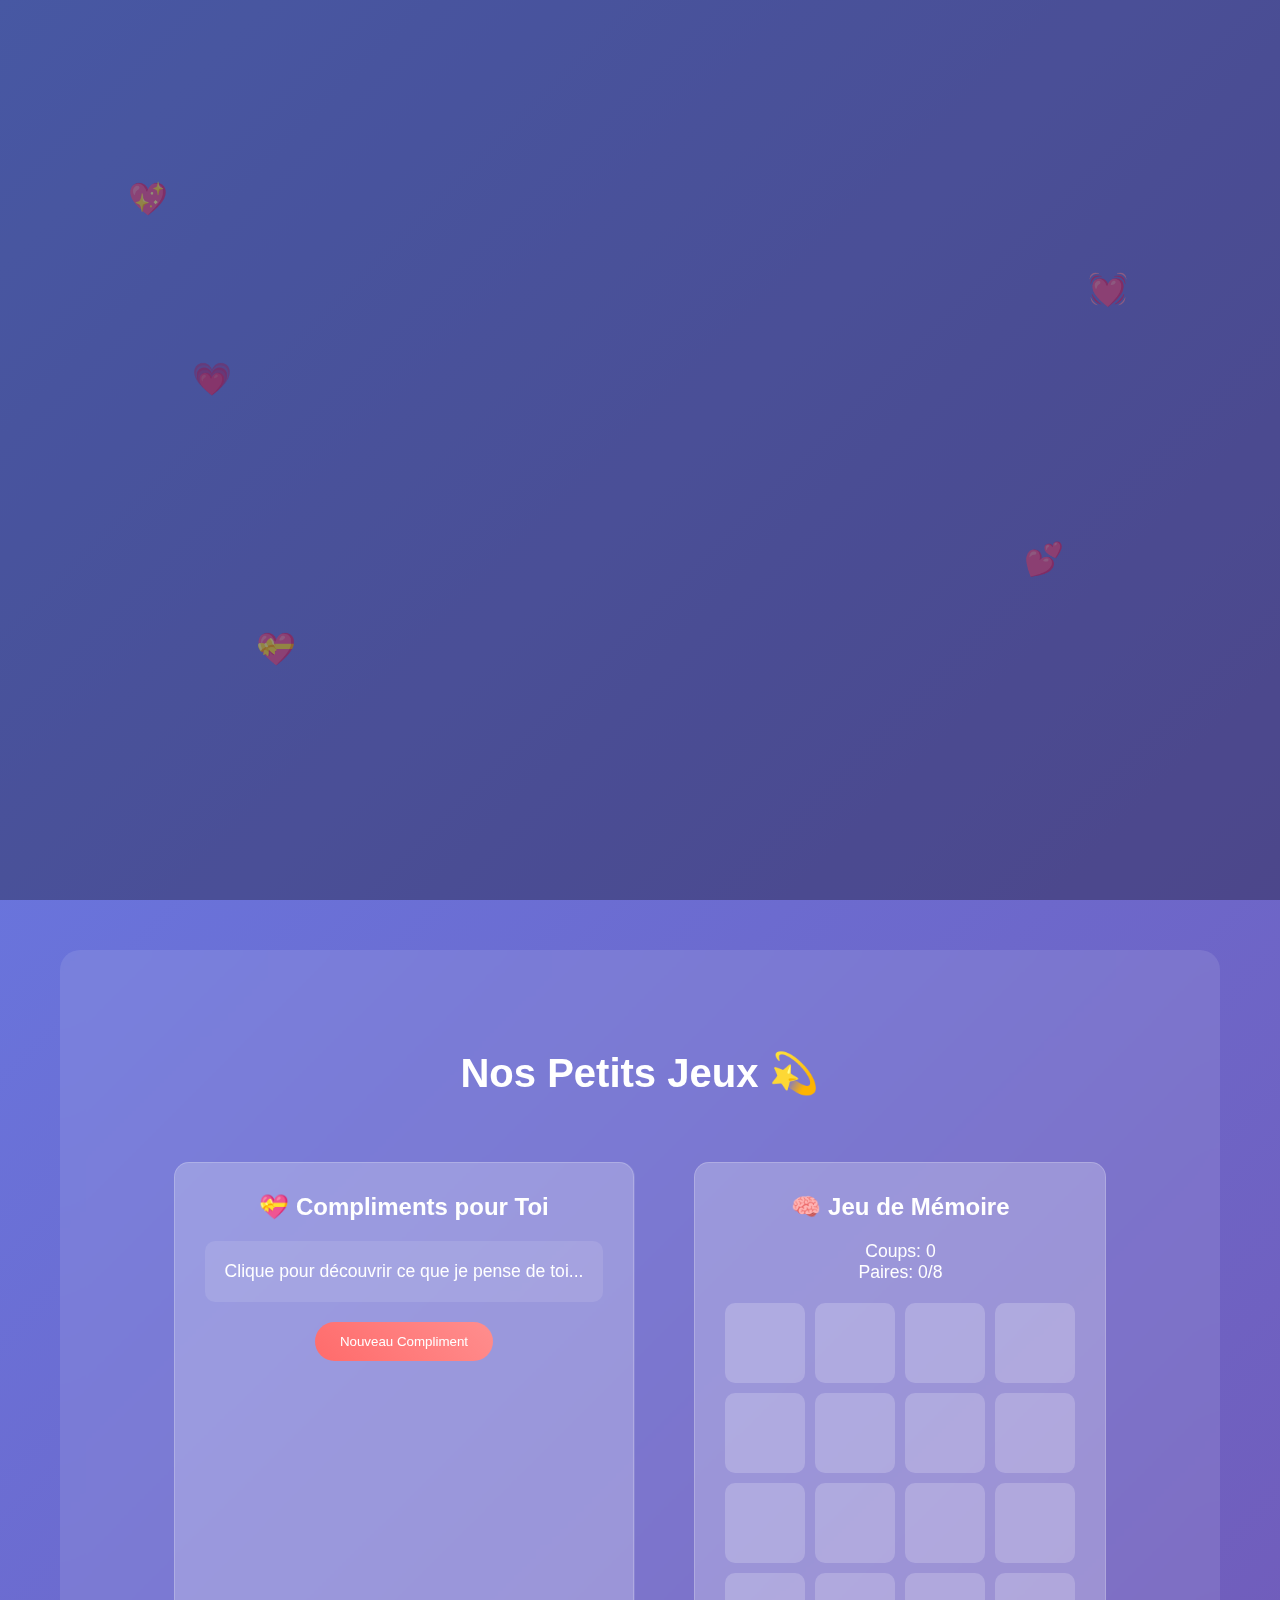
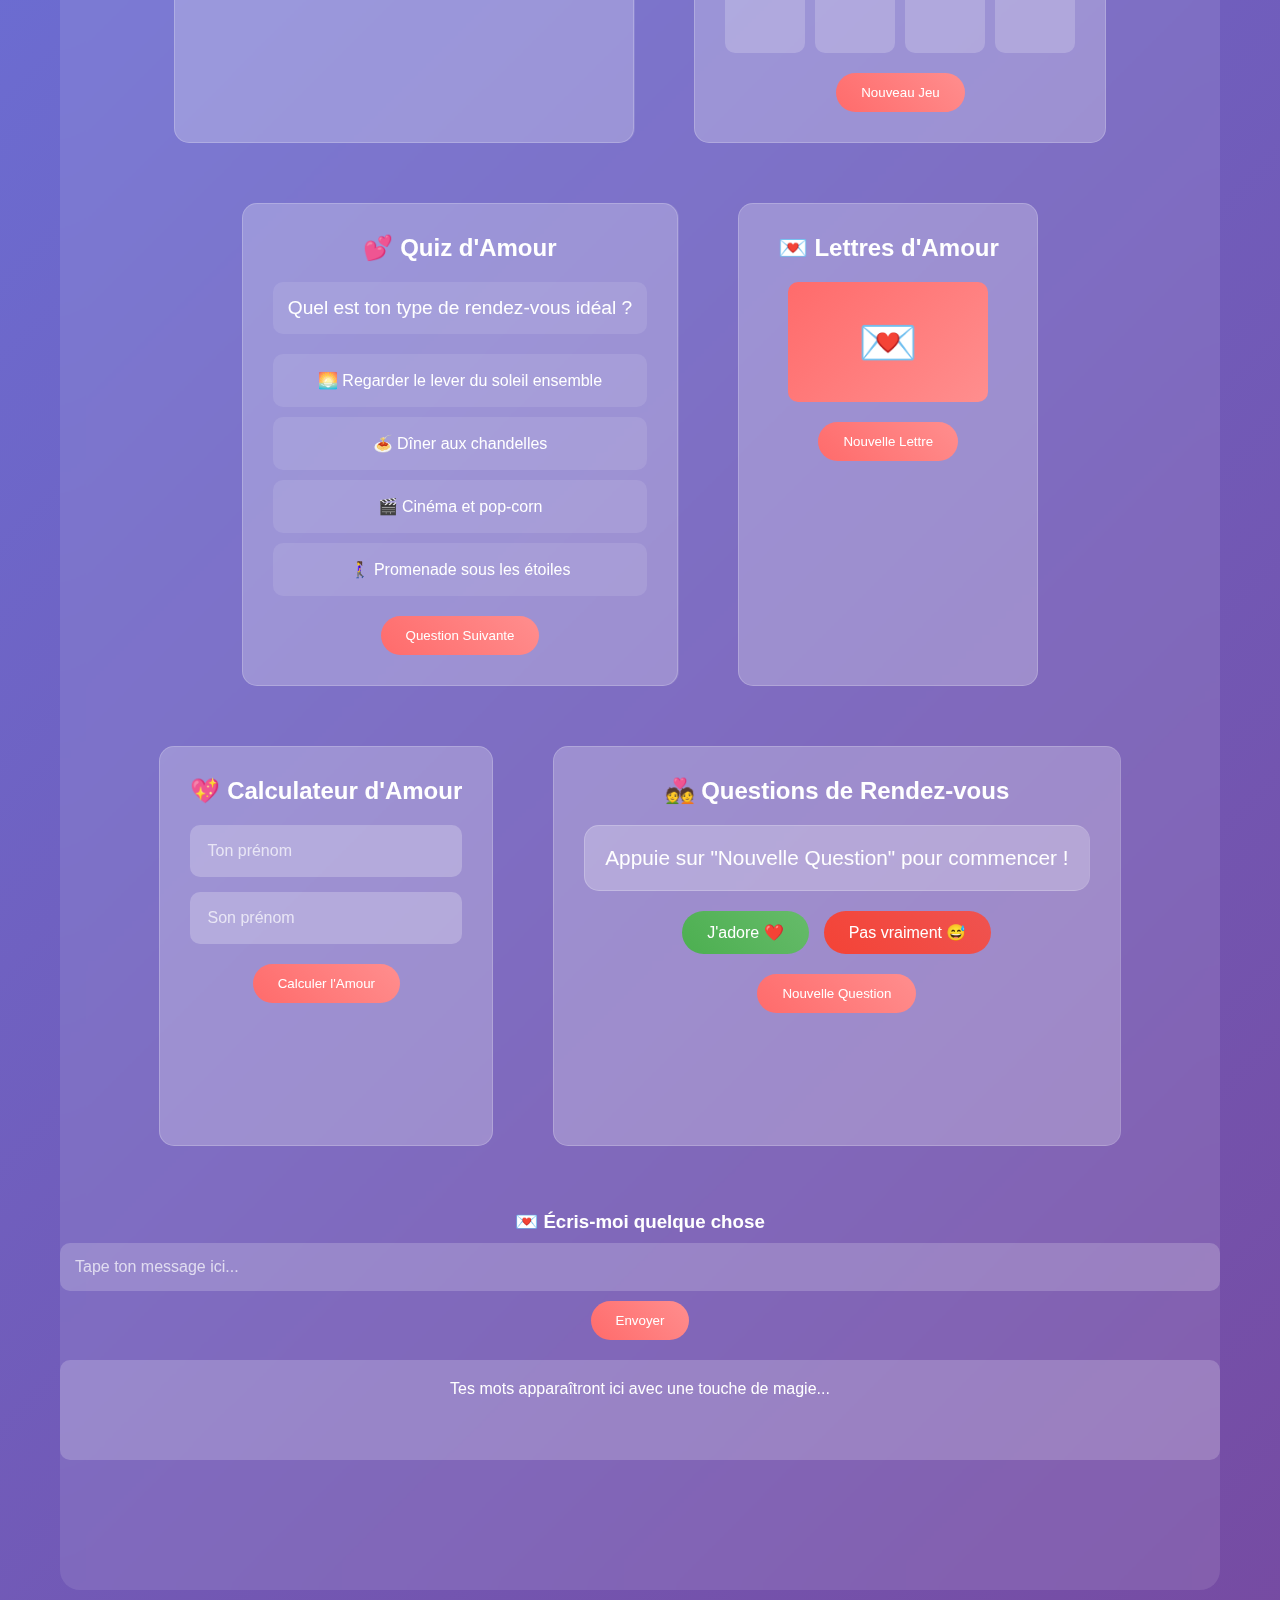
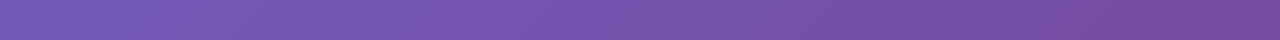
<file: index.html>
<!DOCTYPE html>
<html lang="fr">
<head>
    <meta charset="UTF-8">
    <meta name="viewport" content="width=device-width, initial-scale=1.0">
    <title>Pour Toi ✨</title>
    <style>
        * {
            margin: 0;
            padding: 0;
            box-sizing: border-box;
        }

        body {
            font-family: 'Arial', sans-serif;
            background: linear-gradient(135deg, #667eea 0%, #764ba2 100%);
            min-height: 100vh;
            overflow-x: hidden;
        }

        .container {
            max-width: 1200px;
            margin: 0 auto;
            padding: 0 20px;
        }

        /* Hero Section */
        .hero {
            min-height: 100vh;
            display: flex;
            align-items: center;
            justify-content: center;
            text-align: center;
            position: relative;
        }

        .hero::before {
            content: '';
            position: absolute;
            top: 0;
            left: 0;
            right: 0;
            bottom: 0;
            background: rgba(0, 0, 0, 0.3);
            z-index: 1;
        }

        .hero-content {
            position: relative;
            z-index: 2;
            color: white;
            max-width: 800px;
        }

        .hero h1 {
            font-size: 4rem;
            margin-bottom: 1rem;
            opacity: 0;
            animation: fadeInUp 1s ease-out forwards;
        }

        .hero p {
            font-size: 1.5rem;
            margin-bottom: 2rem;
            opacity: 0;
            animation: fadeInUp 1s ease-out 0.5s forwards;
        }

        .cta-button {
            background: linear-gradient(45deg, #ff6b6b, #ff8e8e);
            color: white;
            padding: 15px 30px;
            border: none;
            border-radius: 50px;
            font-size: 1.2rem;
            cursor: pointer;
            opacity: 0;
            animation: fadeInUp 1s ease-out 1s forwards;
            transition: all 0.3s ease;
            box-shadow: 0 4px 15px rgba(255, 107, 107, 0.3);
        }

        .cta-button:hover {
            transform: translateY(-3px);
            box-shadow: 0 8px 25px rgba(255, 107, 107, 0.5);
        }

        /* Floating Hearts */
        .heart {
            position: absolute;
            color: #ff6b6b;
            font-size: 2rem;
            animation: float 3s ease-in-out infinite;
            opacity: 0.7;
        }

        @keyframes float {
            0%, 100% { transform: translateY(0) rotate(0deg); }
            50% { transform: translateY(-20px) rotate(180deg); }
        }

        /* Interactive Section */
        .interactive-section {
            padding: 100px 0;
            background: rgba(255, 255, 255, 0.1);
            backdrop-filter: blur(10px);
            margin: 50px 0;
            border-radius: 20px;
            text-align: center;
        }

        .interactive-section h2 {
            color: white;
            font-size: 2.5rem;
            margin-bottom: 2rem;
        }

        .game-container {
            display: flex;
            justify-content: center;
            gap: 30px;
            margin: 50px 0;
            flex-wrap: wrap;
        }

        .game-card {
            background: rgba(255, 255, 255, 0.15);
            border-radius: 15px;
            padding: 30px;
            min-width: 300px;
            backdrop-filter: blur(5px);
            border: 1px solid rgba(255, 255, 255, 0.2);
            transition: transform 0.3s ease;
        }

        .game-card:hover {
            transform: translateY(-10px);
        }

        .game-card h3 {
            color: white;
            margin-bottom: 20px;
            font-size: 1.5rem;
        }

        .compliment-generator {
            color: white;
        }

        .compliment-display {
            background: rgba(255, 255, 255, 0.1);
            padding: 20px;
            border-radius: 10px;
            margin: 20px 0;
            min-height: 60px;
            display: flex;
            align-items: center;
            justify-content: center;
            font-size: 1.1rem;
        }

        .generate-btn {
            background: linear-gradient(45deg, #ff6b6b, #ff8e8e);
            color: white;
            padding: 12px 25px;
            border: none;
            border-radius: 25px;
            cursor: pointer;
            transition: all 0.3s ease;
        }

        .generate-btn:hover {
            transform: scale(1.05);
            box-shadow: 0 5px 15px rgba(255, 107, 107, 0.4);
        }

        /* Message Section */
        .message-section {
            color: white;
            text-align: center;
            margin: 30px 0;
        }

        .message-input {
            width: 100%;
            padding: 15px;
            border: none;
            border-radius: 10px;
            background: rgba(255, 255, 255, 0.1);
            color: white;
            font-size: 1rem;
            margin: 10px 0;
            backdrop-filter: blur(5px);
        }

        .message-input::placeholder {
            color: rgba(255, 255, 255, 0.7);
        }

        .message-display {
            background: rgba(255, 255, 255, 0.1);
            padding: 20px;
            border-radius: 10px;
            margin: 20px 0;
            min-height: 100px;
            backdrop-filter: blur(5px);
        }

        /* Memory Game */
        .memory-game {
            display: grid;
            grid-template-columns: repeat(4, 1fr);
            gap: 10px;
            max-width: 400px;
            margin: 20px auto;
        }

        .memory-card {
            width: 80px;
            height: 80px;
            background: rgba(255, 255, 255, 0.2);
            border-radius: 10px;
            display: flex;
            align-items: center;
            justify-content: center;
            font-size: 2rem;
            cursor: pointer;
            transition: all 0.3s ease;
            border: 2px solid transparent;
        }

        .memory-card:hover {
            background: rgba(255, 255, 255, 0.3);
        }

        .memory-card.flipped {
            background: rgba(255, 107, 107, 0.8);
            border-color: #ff6b6b;
        }

        .memory-card.matched {
            background: rgba(76, 175, 80, 0.8);
            border-color: #4caf50;
        }

        .game-stats {
            color: white;
            margin: 20px 0;
            font-size: 1.1rem;
        }

        /* Animations */
        @keyframes fadeInUp {
            from {
                opacity: 0;
                transform: translateY(50px);
            }
            to {
                opacity: 1;
                transform: translateY(0);
            }
        }

        @keyframes pulse {
            0%, 100% { transform: scale(1); }
            50% { transform: scale(1.05); }
        }

        /* Love Quiz */
        .quiz-container {
            color: white;
        }

        .quiz-question {
            font-size: 1.2rem;
            margin-bottom: 20px;
            padding: 15px;
            background: rgba(255, 255, 255, 0.1);
            border-radius: 10px;
        }

        .quiz-options {
            display: grid;
            gap: 10px;
            margin: 20px 0;
        }

        .quiz-option {
            padding: 15px;
            background: rgba(255, 255, 255, 0.1);
            border: 2px solid transparent;
            border-radius: 10px;
            cursor: pointer;
            transition: all 0.3s ease;
            text-align: center;
        }

        .quiz-option:hover {
            background: rgba(255, 255, 255, 0.2);
            transform: translateY(-2px);
        }

        .quiz-option.selected {
            border-color: #ff6b6b;
            background: rgba(255, 107, 107, 0.3);
        }

        .quiz-result {
            padding: 20px;
            background: rgba(255, 255, 255, 0.1);
            border-radius: 10px;
            margin: 20px 0;
            text-align: center;
            font-size: 1.1rem;
        }

        /* Love Letters */
        .letter-container {
            position: relative;
            color: white;
        }

        .letter-envelope {
            width: 200px;
            height: 120px;
            background: linear-gradient(135deg, #ff6b6b, #ff8e8e);
            margin: 20px auto;
            border-radius: 10px;
            position: relative;
            cursor: pointer;
            transition: all 0.3s ease;
            display: flex;
            align-items: center;
            justify-content: center;
            font-size: 3rem;
        }

        .letter-envelope:hover {
            transform: scale(1.05);
            box-shadow: 0 10px 30px rgba(255, 107, 107, 0.5);
        }

        .letter-envelope.opened {
            animation: pulse 0.5s ease;
        }

        .letter-content {
            background: rgba(255, 255, 255, 0.1);
            padding: 20px;
            border-radius: 10px;
            margin: 20px 0;
            backdrop-filter: blur(5px);
            border: 1px solid rgba(255, 255, 255, 0.2);
        }

        /* Love Calculator */
        .calculator-container {
            color: white;
        }

        .name-inputs {
            display: grid;
            gap: 15px;
            margin: 20px 0;
        }

        .name-input {
            padding: 15px;
            border: none;
            border-radius: 10px;
            background: rgba(255, 255, 255, 0.1);
            color: white;
            font-size: 1rem;
            backdrop-filter: blur(5px);
            border: 2px solid transparent;
            transition: all 0.3s ease;
        }

        .name-input:focus {
            outline: none;
            border-color: #ff6b6b;
            box-shadow: 0 0 15px rgba(255, 107, 107, 0.3);
        }

        .name-input::placeholder {
            color: rgba(255, 255, 255, 0.7);
        }

        .love-percentage {
            font-size: 4rem;
            font-weight: bold;
            color: #ff6b6b;
            text-shadow: 2px 2px 4px rgba(0, 0, 0, 0.3);
            margin: 20px 0;
            text-align: center;
        }

        .love-result {
            text-align: center;
            font-size: 1.2rem;
            margin: 15px 0;
        }

        /* Dating Questions */
        .dating-container {
            color: white;
            text-align: center;
        }

        .dating-question {
            font-size: 1.3rem;
            margin: 20px 0;
            padding: 20px;
            background: rgba(255, 255, 255, 0.1);
            border-radius: 15px;
            backdrop-filter: blur(5px);
            border: 1px solid rgba(255, 255, 255, 0.2);
        }

        .dating-actions {
            display: flex;
            gap: 15px;
            justify-content: center;
            margin: 20px 0;
        }

        .dating-btn {
            padding: 12px 25px;
            border: none;
            border-radius: 25px;
            cursor: pointer;
            font-size: 1rem;
            transition: all 0.3s ease;
            min-width: 120px;
        }

        .dating-btn.yes {
            background: linear-gradient(45deg, #4caf50, #66bb6a);
            color: white;
        }

        .dating-btn.no {
            background: linear-gradient(45deg, #f44336, #ef5350);
            color: white;
        }

        .dating-btn:hover {
            transform: translateY(-2px);
            box-shadow: 0 5px 15px rgba(0, 0, 0, 0.3);
        }

        /* Touch optimizations */
        .game-card {
            margin: 15px;
            min-height: 400px;
        }

        .generate-btn, .dating-btn, .quiz-option, .letter-envelope {
            -webkit-tap-highlight-color: transparent;
            touch-action: manipulation;
        }

        /* Responsive */
        @media (max-width: 768px) {
            .hero h1 {
                font-size: 2.5rem;
            }
            
            .hero p {
                font-size: 1.2rem;
            }
            
            .game-container {
                flex-direction: column;
                align-items: center;
                gap: 20px;
            }
            
            .game-card {
                min-width: 90%;
                max-width: 400px;
                margin: 10px;
                padding: 20px;
                min-height: 350px;
            }
            
            .memory-game {
                grid-template-columns: repeat(3, 1fr);
                gap: 8px;
                max-width: 300px;
            }
            
            .memory-card {
                width: 60px;
                height: 60px;
                font-size: 1.5rem;
            }
            
            .dating-actions {
                flex-direction: column;
                align-items: center;
            }
            
            .dating-btn {
                width: 200px;
            }
            
            .letter-envelope {
                width: 150px;
                height: 90px;
                font-size: 2rem;
            }
            
            .love-percentage {
                font-size: 3rem;
            }
            
            .interactive-section h2 {
                font-size: 2rem;
            }
            
            .game-card h3 {
                font-size: 1.3rem;
            }
        }

        @media (max-width: 480px) {
            .hero h1 {
                font-size: 2rem;
            }
            
            .hero p {
                font-size: 1rem;
            }
            
            .game-card {
                min-width: 95%;
                padding: 15px;
            }
            
            .memory-card {
                width: 50px;
                height: 50px;
                font-size: 1.2rem;
            }
            
            .dating-question {
                font-size: 1.1rem;
                padding: 15px;
            }
            
            .quiz-question {
                font-size: 1rem;
                padding: 12px;
            }
        }
    </style>
</head>
<body>
    <div class="hero">
        <div class="container">
            <div class="hero-content">
                <h1>Pour Toi ✨</h1>
                <p>Quelque chose de spécial t'attend...</p>
                <button class="cta-button" onclick="scrollToInteractive()">Découvrir</button>
            </div>
        </div>
        
        <!-- Floating Hearts -->
        <div class="heart" style="top: 20%; left: 10%; animation-delay: 0s;">💖</div>
        <div class="heart" style="top: 60%; left: 80%; animation-delay: 1s;">💕</div>
        <div class="heart" style="top: 40%; left: 15%; animation-delay: 2s;">💗</div>
        <div class="heart" style="top: 30%; left: 85%; animation-delay: 1.5s;">💓</div>
        <div class="heart" style="top: 70%; left: 20%; animation-delay: 0.5s;">💝</div>
    </div>

    <div class="container">
        <div class="interactive-section" id="interactive">
            <h2>Nos Petits Jeux 💫</h2>
            
            <div class="game-container">
                <!-- Générateur de Compliments -->
                <div class="game-card">
                    <h3>💝 Compliments pour Toi</h3>
                    <div class="compliment-generator">
                        <div class="compliment-display" id="compliment-display">
                            Clique pour découvrir ce que je pense de toi...
                        </div>
                        <button class="generate-btn" onclick="generateCompliment()">Nouveau Compliment</button>
                    </div>
                </div>

                <!-- Jeu de Mémoire -->
                <div class="game-card">
                    <h3>🧠 Jeu de Mémoire</h3>
                    <div class="game-stats">
                        <div>Coups: <span id="moves">0</span></div>
                        <div>Paires: <span id="pairs">0</span>/8</div>
                    </div>
                    <div class="memory-game" id="memory-game"></div>
                    <button class="generate-btn" onclick="resetMemoryGame()">Nouveau Jeu</button>
                </div>

                <!-- Quiz d'Amour -->
                <div class="game-card">
                    <h3>💕 Quiz d'Amour</h3>
                    <div class="quiz-container">
                        <div class="quiz-question" id="quiz-question">
                            Quel est ton type de rendez-vous idéal ?
                        </div>
                        <div class="quiz-options" id="quiz-options">
                            <div class="quiz-option" onclick="selectQuizOption(this, 0)">🌅 Regarder le lever du soleil ensemble</div>
                            <div class="quiz-option" onclick="selectQuizOption(this, 1)">🍝 Dîner aux chandelles</div>
                            <div class="quiz-option" onclick="selectQuizOption(this, 2)">🎬 Cinéma et pop-corn</div>
                            <div class="quiz-option" onclick="selectQuizOption(this, 3)">🚶‍♀️ Promenade sous les étoiles</div>
                        </div>
                        <div class="quiz-result" id="quiz-result" style="display: none;"></div>
                        <button class="generate-btn" onclick="nextQuizQuestion()">Question Suivante</button>
                    </div>
                </div>

                <!-- Lettres d'Amour -->
                <div class="game-card">
                    <h3>💌 Lettres d'Amour</h3>
                    <div class="letter-container">
                        <div class="letter-envelope" id="letter-envelope" onclick="openLetter()">
                            💌
                        </div>
                        <div class="letter-content" id="letter-content" style="display: none;">
                            <p id="letter-text">Clique sur l'enveloppe pour découvrir ta lettre...</p>
                        </div>
                        <button class="generate-btn" onclick="generateNewLetter()">Nouvelle Lettre</button>
                    </div>
                </div>

                <!-- Calculateur d'Amour -->
                <div class="game-card">
                    <h3>💖 Calculateur d'Amour</h3>
                    <div class="calculator-container">
                        <div class="name-inputs">
                            <input type="text" class="name-input" id="name1" placeholder="Ton prénom" maxlength="20">
                            <input type="text" class="name-input" id="name2" placeholder="Son prénom" maxlength="20">
                        </div>
                        <button class="generate-btn" onclick="calculateLove()">Calculer l'Amour</button>
                        <div class="love-percentage" id="love-percentage"></div>
                        <div class="love-result" id="love-result"></div>
                    </div>
                </div>

                <!-- Questions de Rendez-vous -->
                <div class="game-card">
                    <h3>💑 Questions de Rendez-vous</h3>
                    <div class="dating-container">
                        <div class="dating-question" id="dating-question">
                            Appuie sur "Nouvelle Question" pour commencer !
                        </div>
                        <div class="dating-actions">
                            <button class="dating-btn yes" onclick="answerDatingQuestion(true)">J'adore ❤️</button>
                            <button class="dating-btn no" onclick="answerDatingQuestion(false)">Pas vraiment 😅</button>
                        </div>
                        <button class="generate-btn" onclick="generateDatingQuestion()">Nouvelle Question</button>
                    </div>
                </div>
            </div>

            <!-- Section Message -->
            <div class="message-section">
                <h3>💌 Écris-moi quelque chose</h3>
                <input type="text" class="message-input" id="message-input" placeholder="Tape ton message ici..." maxlength="200">
                <button class="generate-btn" onclick="displayMessage()">Envoyer</button>
                <div class="message-display" id="message-display">
                    Tes mots apparaîtront ici avec une touche de magie...
                </div>
            </div>
        </div>
    </div>

    <script>
        // Compliments Generator
        const compliments = [
            "Tu illumines ma journée comme un soleil radieux ☀️",
            "Ton sourire est la plus belle des symphonies 🎵",
            "Tu es plus précieuse qu'un diamant rare 💎",
            "Ton rire est ma mélodie préférée 🎶",
            "Tu as le don de rendre tout magique ✨",
            "Tes yeux brillent comme des étoiles 🌟",
            "Tu es l'inspiration derrière mes plus beaux rêves 💭",
            "Ton cœur est d'une beauté incomparable 💖",
            "Tu rends le monde plus beau par ta présence 🌸",
            "Tu es mon rayon de soleil personnel 🌞",
            "Ton élégance naturelle me captive 👸",
            "Tu transformes chaque moment en souvenir précieux 📸"
        ];

        let currentCompliment = 0;

        function generateCompliment() {
            const display = document.getElementById('compliment-display');
            const compliment = compliments[Math.floor(Math.random() * compliments.length)];
            
            display.style.opacity = '0';
            display.style.transform = 'translateY(20px)';
            
            setTimeout(() => {
                display.textContent = compliment;
                display.style.opacity = '1';
                display.style.transform = 'translateY(0)';
                display.style.transition = 'all 0.5s ease';
            }, 200);
        }

        // Memory Game
        const memoryEmojis = ['💖', '💕', '💗', '💓', '🌹', '⭐', '💫', '🌙'];
        let memoryCards = [...memoryEmojis, ...memoryEmojis];
        let flippedCards = [];
        let matchedPairs = 0;
        let moves = 0;

        function shuffleArray(array) {
            for (let i = array.length - 1; i > 0; i--) {
                const j = Math.floor(Math.random() * (i + 1));
                [array[i], array[j]] = [array[j], array[i]];
            }
        }

        function createMemoryGame() {
            shuffleArray(memoryCards);
            const gameContainer = document.getElementById('memory-game');
            gameContainer.innerHTML = '';

            memoryCards.forEach((emoji, index) => {
                const card = document.createElement('div');
                card.className = 'memory-card';
                card.dataset.emoji = emoji;
                card.dataset.index = index;
                card.addEventListener('click', flipCard);
                gameContainer.appendChild(card);
            });
        }

        function flipCard(e) {
            if (flippedCards.length >= 2) return;
            
            const card = e.target;
            if (card.classList.contains('flipped') || card.classList.contains('matched')) return;

            card.classList.add('flipped');
            card.textContent = card.dataset.emoji;
            flippedCards.push(card);

            if (flippedCards.length === 2) {
                moves++;
                document.getElementById('moves').textContent = moves;
                
                setTimeout(() => {
                    checkMatch();
                }, 1000);
            }
        }

        function checkMatch() {
            const [card1, card2] = flippedCards;
            
            if (card1.dataset.emoji === card2.dataset.emoji) {
                card1.classList.add('matched');
                card2.classList.add('matched');
                matchedPairs++;
                document.getElementById('pairs').textContent = matchedPairs;
                
                if (matchedPairs === 8) {
                    setTimeout(() => {
                        alert('Bravo ! Tu as une mémoire exceptionnelle ! 🎉');
                    }, 500);
                }
            } else {
                card1.classList.remove('flipped');
                card2.classList.remove('flipped');
                card1.textContent = '';
                card2.textContent = '';
            }
            
            flippedCards = [];
        }

        function resetMemoryGame() {
            flippedCards = [];
            matchedPairs = 0;
            moves = 0;
            document.getElementById('moves').textContent = '0';
            document.getElementById('pairs').textContent = '0';
            memoryCards = [...memoryEmojis, ...memoryEmojis];
            createMemoryGame();
        }

        // Message Display
        function displayMessage() {
            const input = document.getElementById('message-input');
            const display = document.getElementById('message-display');
            const message = input.value.trim();
            
            if (message) {
                const responses = [
                    `"${message}" - Merci pour ces mots qui touchent mon cœur 💕`,
                    `"${message}" - Tes mots sont comme des petites étoiles qui illuminent ma journée ✨`,
                    `"${message}" - J'adore quand tu partages tes pensées avec moi 💖`,
                    `"${message}" - Chaque mot de toi est précieux 🌟`,
                    `"${message}" - Tu as le don de trouver les mots parfaits 💫`
                ];
                
                const randomResponse = responses[Math.floor(Math.random() * responses.length)];
                
                display.style.opacity = '0';
                setTimeout(() => {
                    display.innerHTML = randomResponse;
                    display.style.opacity = '1';
                    display.style.transition = 'opacity 0.5s ease';
                }, 200);
                
                input.value = '';
            }
        }

        // Scroll to Interactive Section
        function scrollToInteractive() {
            document.getElementById('interactive').scrollIntoView({
                behavior: 'smooth'
            });
        }

        // Quiz d'Amour
        const quizQuestions = [
            {
                question: "Quel est ton type de rendez-vous idéal ?",
                options: ["🌅 Regarder le lever du soleil ensemble", "🍝 Dîner aux chandelles", "🎬 Cinéma et pop-corn", "🚶‍♀️ Promenade sous les étoiles"],
                responses: [
                    "Tu es une romantique dans l'âme ! Les moments simples et magiques te touchent 🌅",
                    "Tu apprécies l'intimité et l'élégance ! Un cœur raffiné 🍝",
                    "Tu aimes les moments détendus et complices ! Parfait pour rire ensemble 🎬",
                    "Tu es une âme poétique ! Les instants sous les étoiles sont magiques 🚶‍♀️"
                ]
            },
            {
                question: "Quelle est ta façon préférée de montrer ton amour ?",
                options: ["💝 Offrir des cadeaux surprises", "🤗 Faire des câlins tendres", "✍️ Écrire des mots doux", "🍳 Cuisiner ensemble"],
                responses: [
                    "Tu es généreuse et attentionnée ! Tes surprises font battre les cœurs 💝",
                    "Tu es tactile et câline ! Tes étreintes réchauffent l'âme 🤗",
                    "Tu es poétique et expressive ! Tes mots sont de la pure magie ✍️",
                    "Tu es chaleureuse et créative ! Partager des moments en cuisine est si intime 🍳"
                ]
            },
            {
                question: "Quel cadeau te ferait le plus plaisir ?",
                options: ["🌹 Un bouquet de fleurs", "📚 Un livre de poésie", "🎵 Une playlist personnalisée", "💍 Un bijou délicat"],
                responses: [
                    "Tu es classique et romantique ! Les fleurs parlent à ton cœur 🌹",
                    "Tu es intellectuelle et sensible ! La poésie nourrit ton âme 📚",
                    "Tu es mélomane et émotionnelle ! La musique est ton langage d'amour 🎵",
                    "Tu es élégante et précieuse ! Les bijoux reflètent ta beauté 💍"
                ]
            }
        ];

        let currentQuizIndex = 0;
        let selectedQuizOption = null;

        function selectQuizOption(element, index) {
            const options = document.querySelectorAll('.quiz-option');
            options.forEach(opt => opt.classList.remove('selected'));
            element.classList.add('selected');
            selectedQuizOption = index;
            
            const result = document.getElementById('quiz-result');
            result.style.display = 'block';
            result.textContent = quizQuestions[currentQuizIndex].responses[index];
        }

        function nextQuizQuestion() {
            currentQuizIndex = (currentQuizIndex + 1) % quizQuestions.length;
            const question = quizQuestions[currentQuizIndex];
            
            document.getElementById('quiz-question').textContent = question.question;
            const optionsContainer = document.getElementById('quiz-options');
            optionsContainer.innerHTML = '';
            
            question.options.forEach((option, index) => {
                const optionDiv = document.createElement('div');
                optionDiv.className = 'quiz-option';
                optionDiv.textContent = option;
                optionDiv.onclick = () => selectQuizOption(optionDiv, index);
                optionsContainer.appendChild(optionDiv);
            });
            
            document.getElementById('quiz-result').style.display = 'none';
            selectedQuizOption = null;
        }

        // Lettres d'Amour
        const loveLetters = [
            "Ma chérie, chaque jour avec toi est un nouveau chapitre de bonheur. Tu illumines ma vie comme les étoiles illuminent la nuit. 💫",
            "Mon cœur bat plus fort quand je pense à toi. Tu es ma muse, mon inspiration, ma plus belle histoire d'amour. 💕",
            "Dans tes yeux, je vois l'infini. Dans ton sourire, je trouve la paix. Tu es tout ce dont j'ai toujours rêvé. 🌟",
            "Chaque moment passé loin de toi me fait réaliser à quel point tu es précieuse. Tu es mon trésor le plus cher. 💎",
            "Ton rire est la plus belle mélodie que j'ai jamais entendue. Tu rends ma vie magique, simplement en existant. 🎵",
            "Si l'amour était un art, tu serais mon chef-d'œuvre. Tu es parfaite à mes yeux, aujourd'hui et toujours. 🎨",
            "Tu es ma boussole dans ce monde, celle qui me guide vers le bonheur. Avec toi, je me sens complet. 🧭",
            "Chaque lever de soleil me rappelle que j'ai la chance de t'aimer un jour de plus. Tu es ma lumière. ☀️"
        ];

        function openLetter() {
            const envelope = document.getElementById('letter-envelope');
            const content = document.getElementById('letter-content');
            
            envelope.classList.add('opened');
            content.style.display = 'block';
            
            setTimeout(() => {
                envelope.classList.remove('opened');
            }, 500);
        }

        function generateNewLetter() {
            const letterText = loveLetters[Math.floor(Math.random() * loveLetters.length)];
            const content = document.getElementById('letter-content');
            const textElement = document.getElementById('letter-text');
            
            content.style.display = 'none';
            
            setTimeout(() => {
                textElement.textContent = letterText;
                openLetter();
            }, 300);
        }

        // Calculateur d'Amour
        function calculateLove() {
            const name1 = document.getElementById('name1').value.trim();
            const name2 = document.getElementById('name2').value.trim();
            
            if (!name1 || !name2) {
                alert('Écris les deux prénoms pour calculer votre compatibilité ! 💕');
                return;
            }
            
            // Algorithme simple mais amusant
            const combined = (name1 + name2).toLowerCase();
            let score = 0;
            const loveLetters = 'amour';
            
            for (let char of combined) {
                if (loveLetters.includes(char)) {
                    score += 10;
                }
            }
            
            // Ajouter un facteur aléatoire pour que ce soit différent à chaque fois
            score += Math.floor(Math.random() * 40) + 50;
            score = Math.min(100, score);
            
            const percentage = document.getElementById('love-percentage');
            const result = document.getElementById('love-result');
            
            percentage.textContent = score + '%';
            
            const messages = [
                "Vous êtes faits l'un pour l'autre ! 💕",
                "Une belle histoire d'amour vous attend ! 💖",
                "Votre connection est magique ! ✨",
                "Les étoiles sont alignées pour vous ! 🌟",
                "Votre amour est légendaire ! 👑",
                "Vous formez un couple parfait ! 💫"
            ];
            
            let message = "";
            if (score >= 80) message = messages[Math.floor(Math.random() * 2)];
            else if (score >= 60) message = messages[Math.floor(Math.random() * 2) + 2];
            else message = messages[Math.floor(Math.random() * 2) + 4];
            
            result.textContent = message;
            
            // Animation
            percentage.style.transform = 'scale(1.2)';
            setTimeout(() => {
                percentage.style.transform = 'scale(1)';
            }, 500);
        }

        // Questions de Rendez-vous
        const datingQuestions = [
            "Préfères-tu les surprises ou planifier ensemble nos sorties ?",
            "Quel est ton moment préféré de la journée pour discuter ?",
            "Aimerais-tu qu'on voyage ensemble dans un endroit romantique ?",
            "Préfères-tu les soirées tranquilles à la maison ou sortir ?",
            "Quelle est ta façon préférée de recevoir de l'affection ?",
            "Aimerais-tu qu'on cuisine ensemble un plat spécial ?",
            "Préfères-tu les messages mignons le matin ou le soir ?",
            "Quel type de musique aimerais-tu qu'on écoute ensemble ?",
            "Préfères-tu les promenades au coucher du soleil ou au lever ?",
            "Aimerais-tu qu'on regarde les étoiles ensemble ?",
            "Quelle activité créative aimerais-tu faire avec moi ?",
            "Préfères-tu les câlins spontanés ou les moments planifiés ?"
        ];

        let currentDatingQuestionIndex = 0;
        let datingAnswers = [];

        function generateDatingQuestion() {
            const question = datingQuestions[Math.floor(Math.random() * datingQuestions.length)];
            document.getElementById('dating-question').textContent = question;
        }

        function answerDatingQuestion(answer) {
            datingAnswers.push(answer);
            
            const responses = [
                "C'est adorable ! J'adore apprendre à te connaître 💕",
                "Intéressant ! Ça me donne des idées pour nous 😊",
                "Perfect ! On est sur la même longueur d'onde 💫",
                "J'adore ta réponse ! Tu es pleine de surprises ✨",
                "C'est exactement ce que j'espérais entendre ! 💖",
                "Tu me fais fondre avec tes réponses 🥰"
            ];
            
            const randomResponse = responses[Math.floor(Math.random() * responses.length)];
            
            const questionElement = document.getElementById('dating-question');
            questionElement.textContent = randomResponse;
            
            setTimeout(() => {
                generateDatingQuestion();
            }, 2000);
        }

        // Initialize Memory Game
        createMemoryGame();

        // Add some dynamic floating hearts
        function createFloatingHeart() {
            const heart = document.createElement('div');
            heart.className = 'heart';
            heart.textContent = ['💖', '💕', '💗', '💓', '💝'][Math.floor(Math.random() * 5)];
            heart.style.left = Math.random() * 100 + '%';
            heart.style.top = Math.random() * 100 + '%';
            heart.style.animationDelay = Math.random() * 2 + 's';
            document.body.appendChild(heart);
            
            setTimeout(() => {
                heart.remove();
            }, 6000);
        }

        // Create floating hearts periodically
        setInterval(createFloatingHeart, 3000);
    </script>
</body>
</html>
</file>
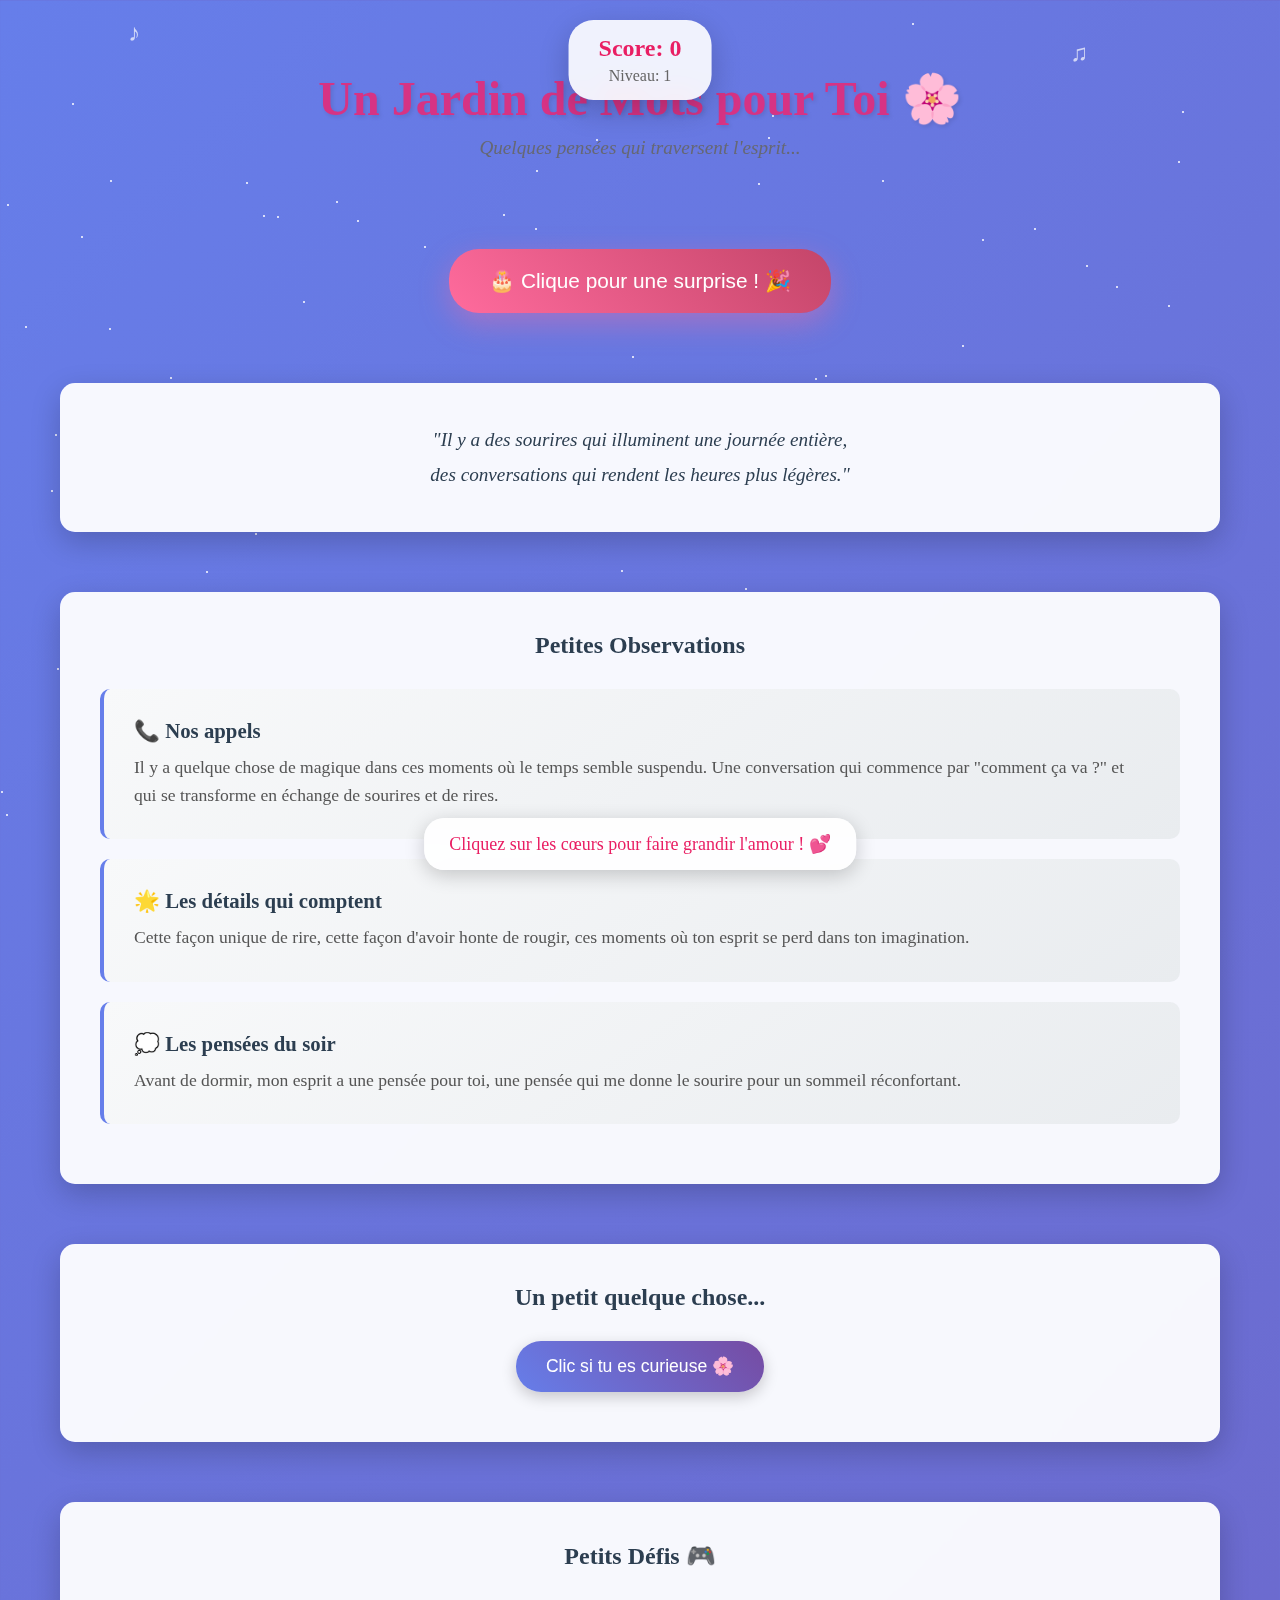
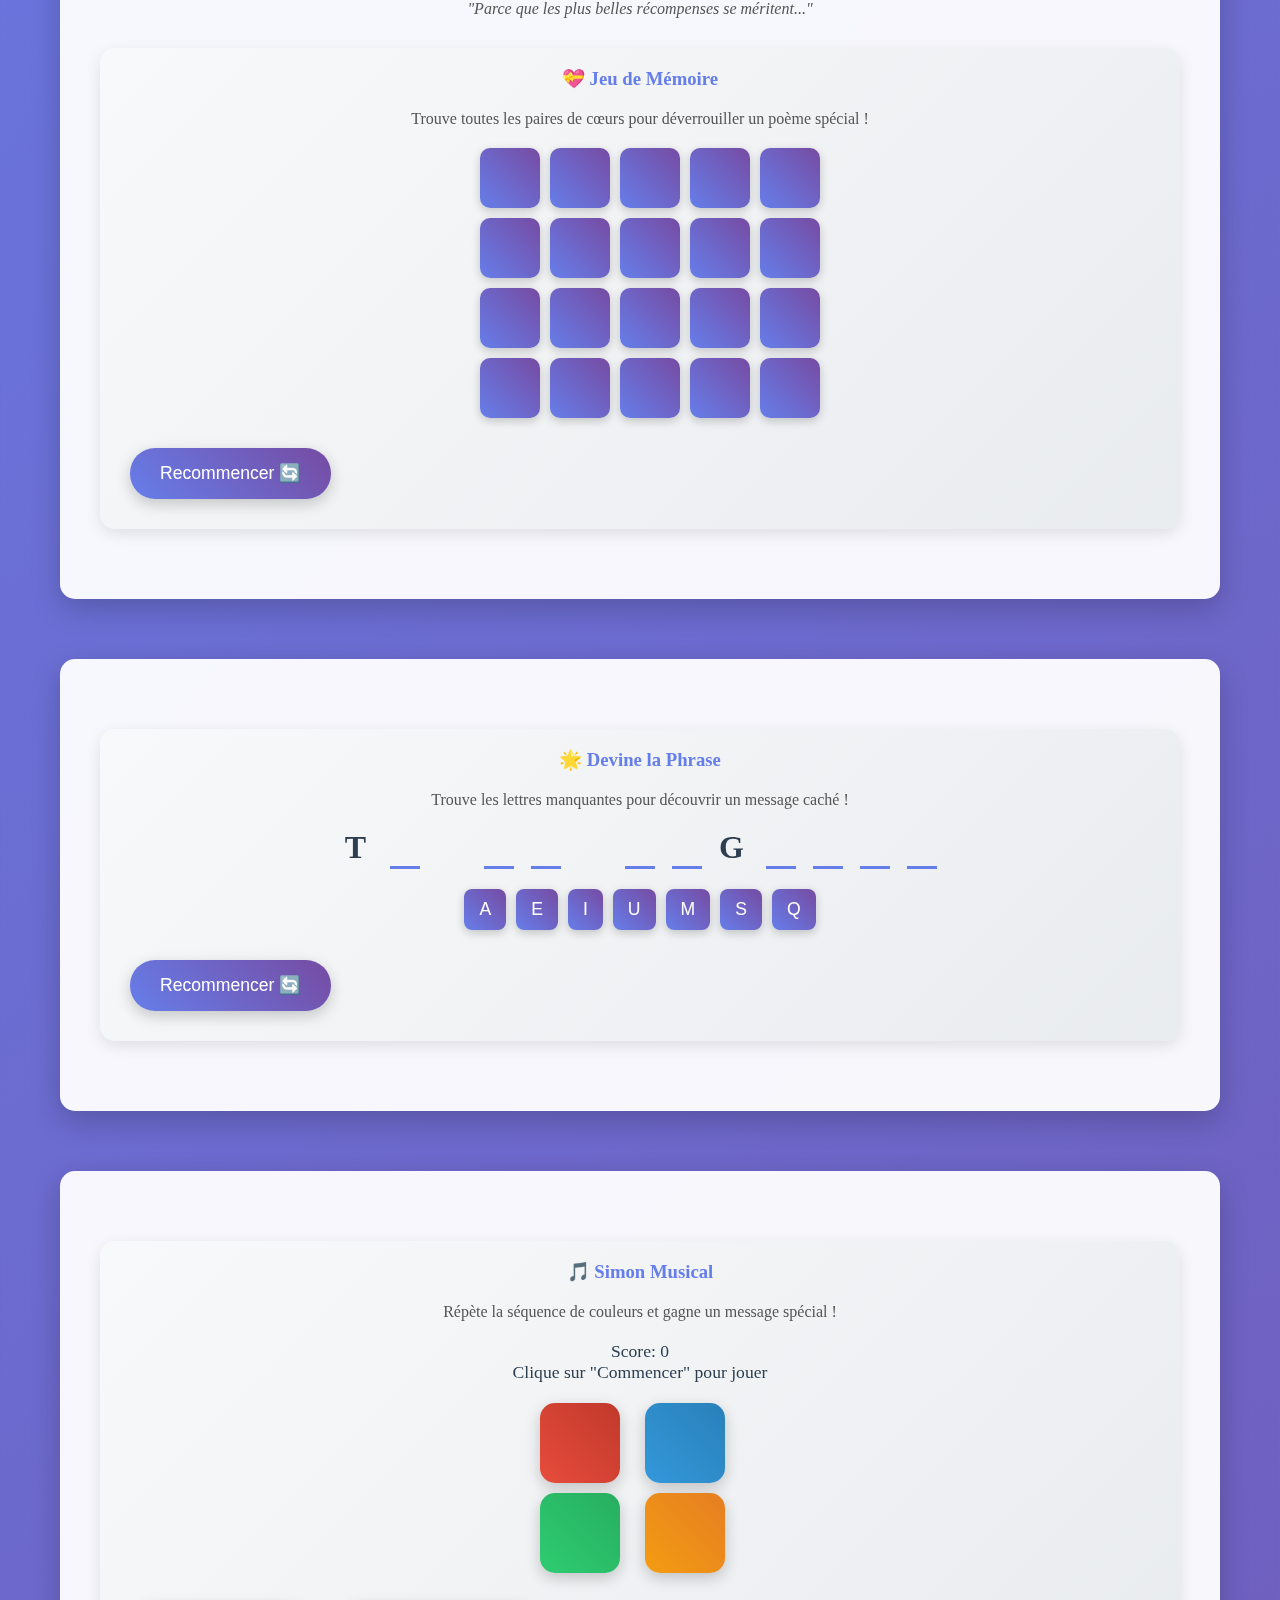
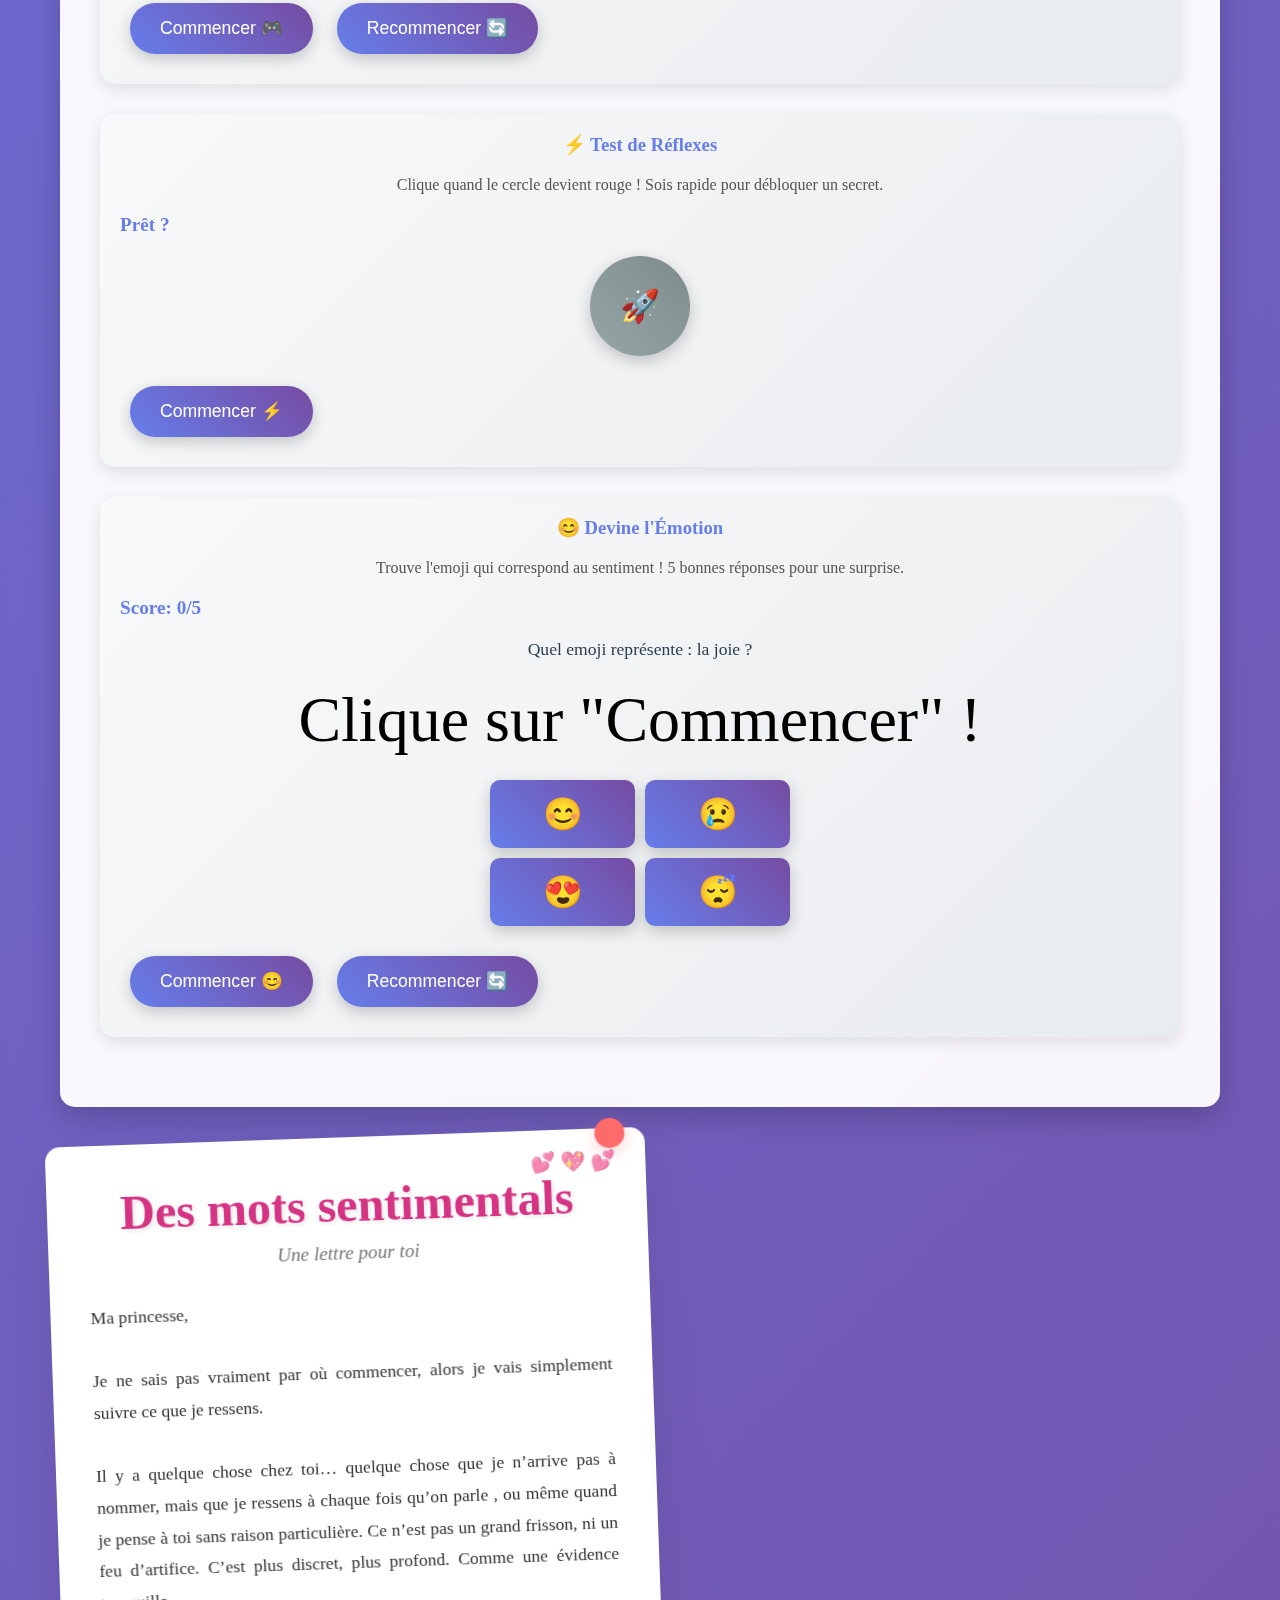
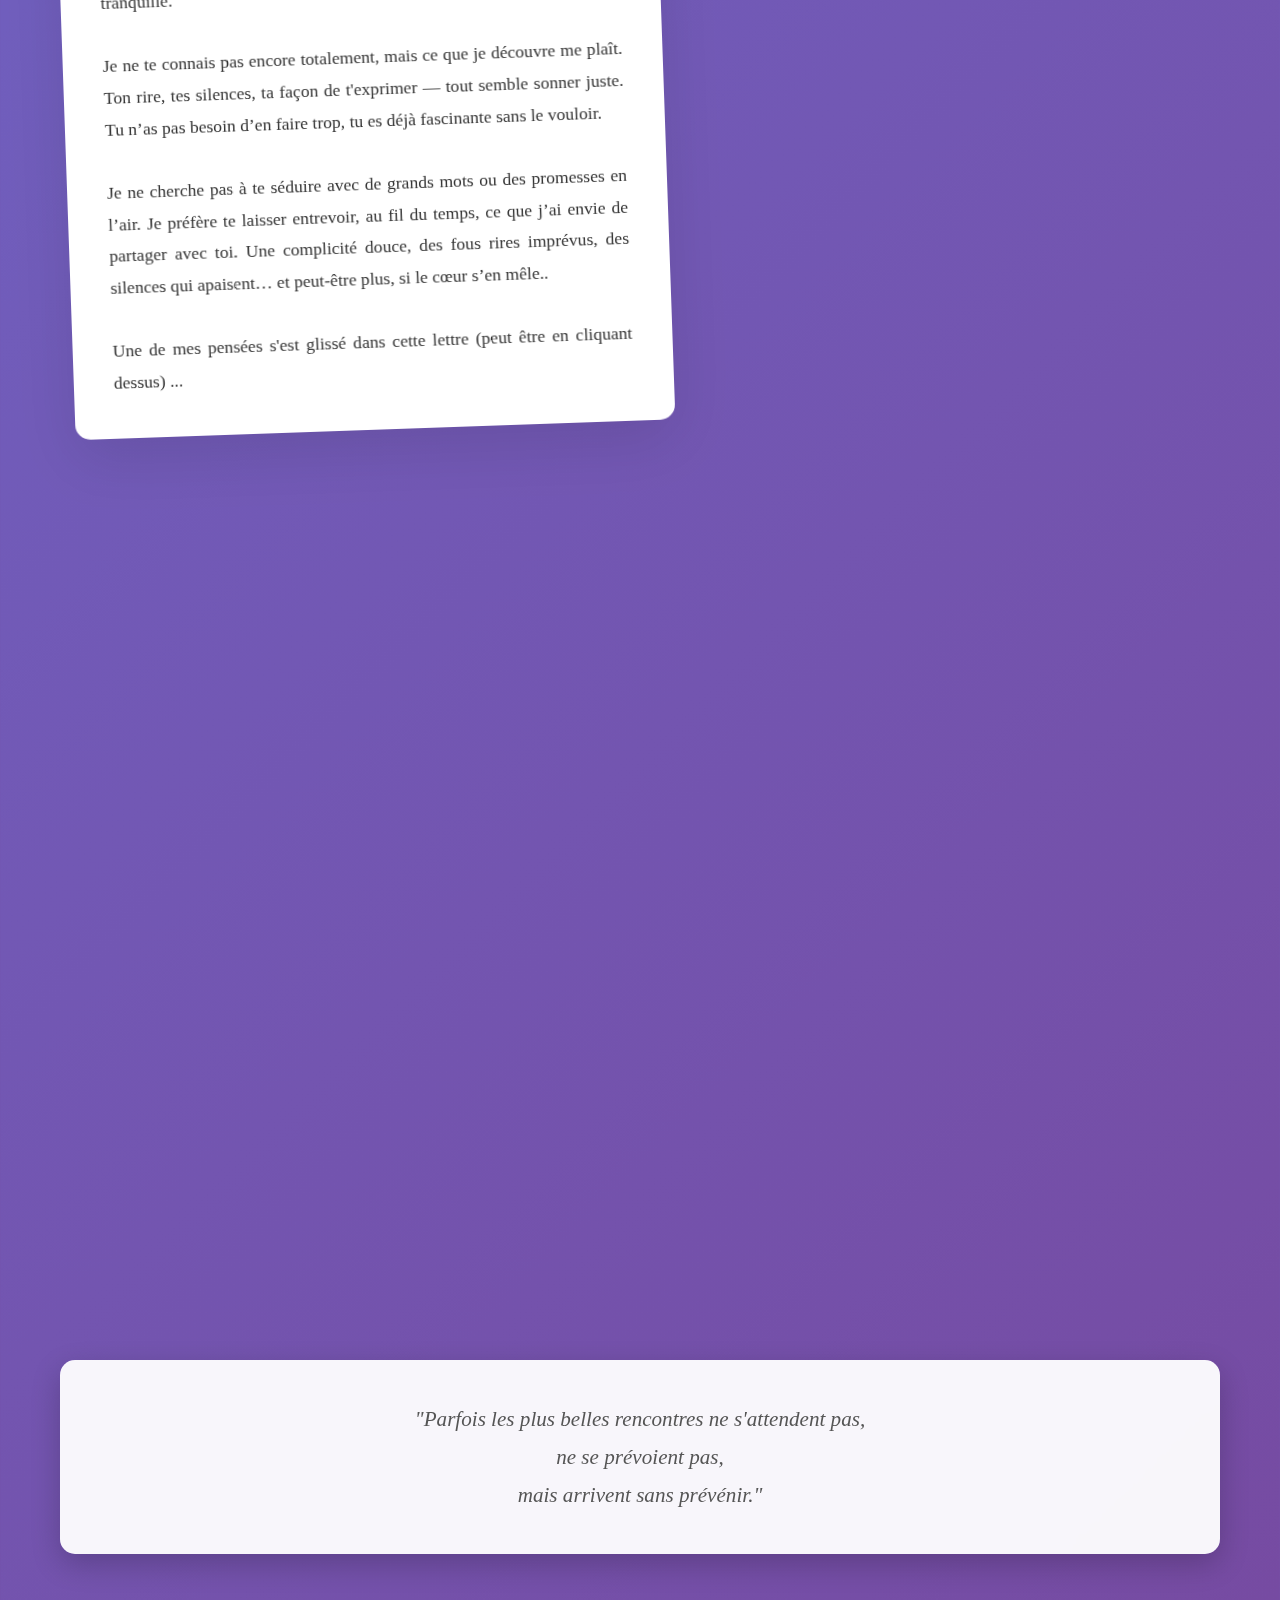
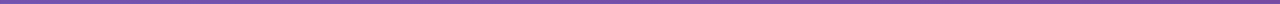
<file: test.html>
<!DOCTYPE html>
<html lang="fr">
<head>
    <meta charset="UTF-8">
    <meta name="viewport" content="width=device-width, initial-scale=1.0">
    <title>Le jardin des mots</title>
    <link rel="stylesheet" href="style.css">
</head>
<body>
    <div class="stars"></div>
    
    <div class="container">
        <header>
            <h1 class="title">Un Jardin de Mots pour Toi 🌸</h1>
            <p class="subtitle">Quelques pensées qui traversent l'esprit...</p>
            <div class="music-note" style="top: 20px; left: 10%;">♪</div>
            <div class="music-note" style="top: 40px; right: 15%;">♫</div>
        </header>

        <div class="birthday-container" id="birthdayContainer">
            <button class="birthday-trigger" onclick="startBirthdayAnimation()">
                🎂 Clique pour une surprise ! 🎉
            </button>
            
            <div class="birthday-animation" id="birthdayAnimation">
                <div class="birthday-content">
                    <h1 class="birthday-title">Joyeux Anniversaire !</h1>
                    
                    <div class="cake-container">
                        <div class="cake">
                            <div class="candle">
                                <div class="flame"></div>
                            </div>
                            <div class="cake-layer layer-3"></div>
                            <div class="cake-layer layer-2"></div>
                            <div class="cake-layer layer-1"></div>
                        </div>
                    </div>
                    
                    <p class="birthday-message">Souffle les bougies pour découvrir ton message !</p>
                    <button class="blow-btn" onclick="blowCandles()">💨 Souffler</button>
                    
                    <div class="birthday-wish" id="birthdayWish">
                        <div class="wish-text">
                            <p style="font-size: 1.5em; margin-bottom: 20px;">✨ Que ta journée soit remplie ✨</p>
                            <p>De rires qui illuminent tes journées,<br>
                            De moments magiques partagés,<br>
                            De rêves qui se réalisent,<br>
                            Et de bonheur à chaque instant.</p>
                            <p style="margin-top: 20px; font-size: 1.2em; color: #e91e63;">
                                Parce que tu mérites tout le meilleur 💖
                            </p>
                        </div>
                    </div>
                </div>
                
                <div class="confetti-container" id="confettiContainer"></div>
                <button class="close-birthday" onclick="closeBirthday()">&times;</button>
            </div>
        </div>

        <div class="section">
            <div class="poetry-section">
                <p>"Il y a des sourires qui illuminent une journée entière,<br>
                des conversations qui rendent les heures plus légères."</p>
            </div>
        </div>

        <div class="section">
            <h2 style="text-align: center; margin-bottom: 30px; color: #2c3e50;">Petites Observations</h2>
            
            <div class="memory-card" onclick="addSparkle(this)">
                <div class="memory-title">📞 Nos appels</div>
                <div class="memory-text">
                    Il y a quelque chose de magique dans ces moments où le temps semble suspendu. 
                    Une conversation qui commence par "comment ça va ?" et qui se transforme en échange 
                    de sourires et de rires.
                </div>
            </div>

            <div class="memory-card" onclick="addSparkle(this)">
                <div class="memory-title">🌟 Les détails qui comptent</div>
                <div class="memory-text">
                    Cette façon unique de rire, cette façon d'avoir honte de rougir, ces moments où ton esprit se perd dans ton imagination.
                </div>
            </div>

            <div class="memory-card" onclick="addSparkle(this)">
                <div class="memory-title">💭 Les pensées du soir</div>
                <div class="memory-text">
                    Avant de dormir, mon esprit a une pensée pour toi, une pensée qui me donne le sourire pour un sommeil réconfortant.
                </div>
            </div>
        </div>

        <div class="section interactive-section">
            <h2 style="margin-bottom: 20px; color: #2c3e50;">Un petit quelque chose...</h2>
            <button class="reveal-btn" onclick="revealMessage()">Clic si tu es curieuse 🌸</button>
            
            <div id="hiddenMessage" class="hidden-message">
                <p style="font-size: 1.3em; color: #2c3e50; margin-bottom: 20px;">
                    "Tu sais, il y a des personnes qui ont ce don rare de rendre les jours plus beaux 
                    simplement par leur présence. Tu es de celles-là. ✨"
                </p>
                <button class="reveal-btn" onclick="showPoetry()">Encore un peu de poésie ? 🌺</button>
            </div>

            <div id="poetry" class="hidden-message">
                <div class="poetry-section">
                    <p>"Si j'étais poète, j'écrirais sur ces instants<br>
                    où tes messages illumine discrètement ma journée,<br>
                    si j'étais musicien, je composerais la mélodie<br>
                    de ton rire qui résonne encore dans mes pensées."</p>
                </div>
            </div>
        </div>

        <div class="section">
            <h2 style="text-align: center; margin-bottom: 30px; color: #2c3e50;">Petits Défis 🎮</h2>
            <p style="text-align: center; margin-bottom: 30px; color: #555; font-style: italic;">
                "Parce que les plus belles récompenses se méritent..."
            </p>
            
            <!-- Jeu de mémoire -->
            <div class="game-container">
                <h3 style="text-align: center; color: #667eea; margin-bottom: 20px;">💝 Jeu de Mémoire</h3>
                <p style="text-align: center; margin-bottom: 20px; color: #555;">
                    Trouve toutes les paires de cœurs pour déverrouiller un poème spécial !
                </p>
                
                <div id="memoryGame" class="memory-game">
                    <div class="card" data-card="heart1"></div>
                    <div class="card" data-card="heart2"></div>
                    <div class="card" data-card="heart3"></div>
                    <div class="card" data-card="heart4"></div>
                    <div class="card" data-card="heart5"></div>
                    <div class="card" data-card="heart6"></div>
                    <div class="card" data-card="heart7"></div>
                    <div class="card" data-card="heart8"></div>
                    <div class="card" data-card="heart9"></div>
                    <div class="card" data-card="heart10"></div>
                    <div class="card" data-card="heart1"></div>
                    <div class="card" data-card="heart2"></div>
                    <div class="card" data-card="heart3"></div>
                    <div class="card" data-card="heart4"></div>
                    <div class="card" data-card="heart5"></div>
                    <div class="card" data-card="heart6"></div>
                    <div class="card" data-card="heart7"></div>
                    <div class="card" data-card="heart8"></div>
                    <div class="card" data-card="heart9"></div>
                    <div class="card" data-card="heart10"></div>
                </div>
                
                <button class="reveal-btn" onclick="resetMemoryGame()">Recommencer 🔄</button>
                
                <div id="memoryReward" class="hidden-message">
                    <div class="poetry-section">
                        <h3 style="color: #e74c3c; margin-bottom: 20px;">🏆 Bravo ! Voici ta récompense :</h3>
                        <p>"Dans le jardin secret de mes pensées,<br>
                        ton sourire est la plus belle des fleurs."</p>
                    </div>
                </div>
            </div>
        </div>

        <div class="section">
            <!-- Jeu de devinette -->
            <div class="game-container">
                <h3 style="text-align: center; color: #667eea; margin-bottom: 20px;">🌟 Devine la Phrase</h3>
                <p style="text-align: center; margin-bottom: 20px; color: #555;">
                    Trouve les lettres manquantes pour découvrir un message caché !
                </p>
                
                <div id="wordGame" class="word-game">
                    <div class="word-display">
                        <span class="letter revealed">T</span>
                        <span class="letter hidden" data-letter="U">_</span>
                        <span class="letter revealed"> </span>
                        <span class="letter hidden" data-letter="E">_</span>
                        <span class="letter hidden" data-letter="S">_</span>
                        <span class="letter revealed"> </span>
                        <span class="letter hidden" data-letter="M">_</span>
                        <span class="letter hidden" data-letter="A">_</span>
                        <span class="letter revealed">G</span>
                        <span class="letter hidden" data-letter="I">_</span>
                        <span class="letter hidden" data-letter="Q">_</span>
                        <span class="letter hidden" data-letter="U">_</span>
                        <span class="letter hidden" data-letter="E">_</span>
                    </div>
                    
                    <div class="letter-buttons">
                        <button class="letter-btn" onclick="guessLetter('A')">A</button>
                        <button class="letter-btn" onclick="guessLetter('E')">E</button>
                        <button class="letter-btn" onclick="guessLetter('I')">I</button>
                        <button class="letter-btn" onclick="guessLetter('U')">U</button>
                        <button class="letter-btn" onclick="guessLetter('M')">M</button>
                        <button class="letter-btn" onclick="guessLetter('S')">S</button>
                        <button class="letter-btn" onclick="guessLetter('Q')">Q</button>
                    </div>
                    
                    <!-- <p style="text-align: center; margin-top: 15px; color: #777;">
                        Indice : C'est ce que tu es pour moi ✨
                    </p> -->
                </div>
                
                <button class="reveal-btn" onclick="resetWordGame()">Recommencer 🔄</button>
                
                <div id="wordReward" class="hidden-message">
                    <div class="poetry-section">
                        <h3 style="color: #e74c3c; margin-bottom: 20px;">🎉 Parfait ! Voici ton cadeau :</h3>
                        <p>"Il y a des mots qu'on n'ose pas dire,<br>
                        des sentiments qu'on préfère suggérer,<br>
                        mais si tu lis entre les lignes de ce site,<br>
                        tu trouveras tout ce que mon cœur voudrait exprimer."</p>
                    </div>
                </div>
            </div>
        </div>

        <div class="section">
            <!-- Jeu Simon -->
            <div class="game-container">
                <h3 style="text-align: center; color: #667eea; margin-bottom: 20px;">🎵 Simon Musical</h3>
                <p style="text-align: center; margin-bottom: 20px; color: #555;">
                    Répète la séquence de couleurs et gagne un message spécial !
                </p>
                
                <div class="simon-display">
                    <div>Score: <span id="simonScore">0</span></div>
                    <div id="simonStatus">Clique sur "Commencer" pour jouer</div>
                </div>
                
                <div id="simonGame" class="simon-game">
                    <button class="simon-btn red" data-color="0"></button>
                    <button class="simon-btn blue" data-color="1"></button>
                    <button class="simon-btn green" data-color="2"></button>
                    <button class="simon-btn yellow" data-color="3"></button>
                </div>
                
                <button class="reveal-btn" onclick="startSimonGame()">Commencer 🎮</button>
                <button class="reveal-btn" onclick="resetSimonGame()">Recommencer 🔄</button>
                
                <div id="simonReward" class="hidden-message">
                    <div class="poetry-section">
                        <h3 style="color: #e74c3c; margin-bottom: 20px;">🎼 Bravo ! Ta mélodie :</h3>
                        <p>"Tu es la mélodie qui accompagne mes journées,<br>
                        la note juste dans le chaos du quotidien."</p>
                    </div>
                </div>
            </div>
            
            <!-- Jeu de réflexe -->
            <div class="game-container">
                <h3 style="text-align: center; color: #667eea; margin-bottom: 20px;">⚡ Test de Réflexes</h3>
                <p style="text-align: center; margin-bottom: 20px; color: #555;">
                    Clique quand le cercle devient rouge ! Sois rapide pour débloquer un secret.
                </p>
                
                <div class="reflex-timer" id="reflexTimer">Prêt ?</div>
                
                <div id="reflexCircle" class="reflex-circle" onclick="reflexClick()">
                    🚀
                </div>
                
                <button class="reveal-btn" onclick="startReflexGame()">Commencer ⚡</button>
                
                <div id="reflexReward" class="hidden-message">
                    <div class="poetry-section">
                        <h3 style="color: #e74c3c; margin-bottom: 20px;">⚡ Réflexes impressionnants !</h3>
                        <p>"Rapide comme l'éclair, brillante comme une étoile,<br>
                        tu illumines tout sur ton passage."</p>
                    </div>
                </div>
            </div>
            
            <!-- Jeu des émojis -->
            <div class="game-container">
                <h3 style="text-align: center; color: #667eea; margin-bottom: 20px;">😊 Devine l'Émotion</h3>
                <p style="text-align: center; margin-bottom: 20px; color: #555;">
                    Trouve l'emoji qui correspond au sentiment ! 5 bonnes réponses pour une surprise.
                </p>
                
                <div class="score-display">Score: <span id="emojiScore">0</span>/5</div>
                
                <div id="emojiQuestion" style="text-align: center; margin: 20px 0; font-size: 1.1em; color: #2c3e50;">
                    Quel emoji représente : <span id="emojiTarget">la joie</span> ?
                </div>
                
                <div class="emoji-display" id="emojiDisplay">
                    Clique sur "Commencer" !
                </div>
                
                <div id="emojiOptions" class="emoji-options">
                    <button class="emoji-btn" onclick="selectEmoji(0)">😊</button>
                    <button class="emoji-btn" onclick="selectEmoji(1)">😢</button>
                    <button class="emoji-btn" onclick="selectEmoji(2)">😍</button>
                    <button class="emoji-btn" onclick="selectEmoji(3)">😴</button>
                </div>
                
                <button class="reveal-btn" onclick="startEmojiGame()">Commencer 😊</button>
                <button class="reveal-btn" onclick="resetEmojiGame()">Recommencer 🔄</button>
                
                <div id="emojiReward" class="hidden-message">
                    <div class="poetry-section">
                        <h3 style="color: #e74c3c; margin-bottom: 20px;">😍 Expert en émotions !</h3>
                        <p>"Tu sais lire dans les cœurs comme dans un livre ouvert,<br>
                        deviner les sourires cachés derrière les silences."</p>
                    </div>
                </div>
            </div>
        </div>

        <div class="love-letter" id="loveLetter">
        <div class="hearts">💕 💖 💕</div>
        
        <div class="header">
            <h1 class="title"> Des mots sentimentals</h1>
            <p class="subtitle">Une lettre pour toi</p>
        </div>
        
        <div class="letter-content">
            <p>Ma princesse,</p>
            <br>
            <p>Je ne sais pas vraiment par où commencer, alors je vais simplement suivre ce que je ressens.</p>
            <br>
            <p>Il y a quelque chose chez toi… quelque chose que je n’arrive pas à nommer, mais que je ressens à chaque fois qu’on parle
                , ou même quand je pense à toi sans raison particulière. 
                Ce n’est pas un grand frisson, ni un feu d’artifice. C’est plus discret, plus profond. Comme une évidence tranquille.</p>
            <br>
            <p>Je ne te connais pas encore totalement, mais ce que je découvre me plaît. 
                Ton rire, tes silences, ta façon de t'exprimer — tout semble sonner juste. 
                Tu n’as pas besoin d’en faire trop, tu es déjà fascinante sans le vouloir.</p>
            <br>
            <p>Je ne cherche pas à te séduire avec de grands mots ou des promesses en l’air. 
                Je préfère te laisser entrevoir, au fil du temps, ce que j’ai envie de partager avec toi. 
                Une complicité douce, des fous rires imprévus, des silences qui apaisent… et peut-être plus, si le cœur s’en mêle..</p>
            <br>
            <p>Une de mes pensées s'est glissé dans cette lettre (peut être en cliquant dessus) ... </p>
        </div>
        
        <!-- <div class="click-hint">✨ Clique pour révéler le poème ✨</div> -->
    </div>
    
    <div class="poem-container" id="poemContainer">
        <div class="poem">
            <button class="close-btn" onclick="closePoem()">&times;</button>
            
            <h2 class="poem-title">Je pense à toi</h2>
            
            <div class="poem-text">
                <div class="poem-verse">
                    Trois notes de musique, je pense à toi,<br>
                    Chanter à tue-tête sur tous les toits,<br>
                    Ce que je ressens résonne en moi.

                </div>
                
                <div class="poem-verse">
                    Nous sommes séparés par la distance, <br>
                    Pourtant, même à l'autre bout de la France <br>
                    Un rien me ramène à toi. 

                </div>
                
                <div class="poem-verse">
                    L'histoire a débuté par "il était une fois", <br>
                    Et j'aimerai qu'elle s'écrive sans fin, <br>
                    Comme un refrain qui jamais ne s'efface, <br>
                    Jusqu'à "ils vécurent heureux" en écho à nos voix. 
                </div>
                
                <div class="poem-verse">
                    Chaque message, chaque silence, chaque regard, <br>
                    Gravent en moi ce lien, rare et bizarre, <br>
                    Une évidence douce, loin du hasard
                </div>
                
            </div>
        </div>
    </div>
    
    <div class="floating-hearts" id="floatingHearts"></div>

    <div class="lovegame" id="lovegame">
        <div class="score-board">
            <div class="score">Score: <span id="score">0</span></div>
            <div class="level">Niveau: <span id="level">1</span></div>
        </div>

        <div class="floating-hearts" id="floatingHearts"></div>
        
        <div class="message" id="message">
            Cliquez sur les cœurs pour faire grandir l'amour ! 💕
        </div>
    </div>

        <div class="section">
            <div class="poetry-section">
                <p style="font-size: 1.1em; color: #555;">
                    "Parfois les plus belles rencontres ne s'attendent pas, <br>
                    ne se prévoient pas, <br>
                    mais arrivent sans prévénir."
                </p>
            </div>
        </div>
    </div>

    <script>
        // Créer des étoiles
        function createStars() {
            const starsContainer = document.querySelector('.stars');
            for (let i = 0; i < 100; i++) {
                const star = document.createElement('div');
                star.className = 'star';
                star.style.left = Math.random() * 100 + '%';
                star.style.top = Math.random() * 100 + '%';
                star.style.animationDelay = Math.random() * 3 + 's';
                starsContainer.appendChild(star);
            }
        }

        // Révéler le message caché
        function revealMessage() {
            const message = document.getElementById('hiddenMessage');
            message.style.display = 'block';
            createFloatingHearts();
        }

        // Montrer la poésie
        function showPoetry() {
            const poetry = document.getElementById('poetry');
            poetry.style.display = 'block';
            createFloatingHearts();
        }

        // Créer des cœurs flottants
        function createFloatingHearts() {
            for (let i = 0; i < 5; i++) {
                setTimeout(() => {
                    const heart = document.createElement('div');
                    heart.className = 'floating-heart';
                    heart.innerHTML = '💖';
                    heart.style.left = Math.random() * window.innerWidth + 'px';
                    document.body.appendChild(heart);

                    setTimeout(() => {
                        heart.remove();
                    }, 3000);
                }, i * 300);
            }
        }

        // Ajouter des étincelles au clic
        function addSparkle(element) {
            for (let i = 0; i < 3; i++) {
                setTimeout(() => {
                    const sparkle = document.createElement('div');
                    sparkle.innerHTML = '✨';
                    sparkle.style.position = 'absolute';
                    sparkle.style.left = Math.random() * element.offsetWidth + 'px';
                    sparkle.style.top = Math.random() * element.offsetHeight + 'px';
                    sparkle.style.fontSize = '20px';
                    sparkle.style.pointerEvents = 'none';
                    sparkle.style.animation = 'fadeIn 0.5s ease-out';
                    element.style.position = 'relative';
                    element.appendChild(sparkle);

                    setTimeout(() => {
                        sparkle.remove();
                    }, 1000);
                }, i * 200);
            }
        }

        // Initialiser les étoiles
        createStars();

        // Ajouter des cœurs flottants périodiquement
        setInterval(createFloatingHearts, 10000);

        // Jeu de mémoire
        let memoryCards = [];
        let flippedCards = [];
        let matchedPairs = 0;
        const cardEmojis = {
            heart1: '💖',
            heart2: '💕',
            heart3: '💝',
            heart4: '🌹',
            heart5: '🌸',
            heart6: '💐',
            heart7: '🎀',
            heart8: '💜',
            heart9: '💙',
            heart10: '🥰'
        };

        function initializeMemoryGame() {
            const cards = document.querySelectorAll('#memoryGame .card');
            memoryCards = Array.from(cards);
            
            // Mélanger les cartes
            for (let i = memoryCards.length - 1; i > 0; i--) {
                const j = Math.floor(Math.random() * (i + 1));
                memoryCards[i].parentNode.insertBefore(memoryCards[j], memoryCards[i].nextSibling);
            }
            
            memoryCards.forEach(card => {
                card.addEventListener('click', flipCard);
                card.textContent = '';
                card.classList.remove('flipped', 'matched');
            });
        }

        function flipCard() {
            if (this.classList.contains('flipped') || this.classList.contains('matched') || flippedCards.length >= 2) {
                return;
            }

            this.classList.add('flipped');
            this.textContent = cardEmojis[this.dataset.card];
            flippedCards.push(this);

            if (flippedCards.length === 2) {
                setTimeout(checkMatch, 1000);
            }
        }

        function checkMatch() {
            const [card1, card2] = flippedCards;
            
            if (card1.dataset.card === card2.dataset.card) {
                card1.classList.add('matched');
                card2.classList.add('matched');
                matchedPairs++;
                
                if (matchedPairs === 6) {
                    setTimeout(() => {
                        document.getElementById('memoryReward').style.display = 'block';
                        createFloatingHearts();
                        // Scroll vers la récompense sur mobile
                        if (window.innerWidth <= 768) {
                            document.getElementById('memoryReward').scrollIntoView({ 
                                behavior: 'smooth', 
                                block: 'center' 
                            });
                        }
                    }, 500);
                }
            } else {
                card1.classList.remove('flipped');
                card2.classList.remove('flipped');
                card1.textContent = '';
                card2.textContent = '';
            }
            
            flippedCards = [];
        }

        function resetMemoryGame() {
            matchedPairs = 0;
            flippedCards = [];
            document.getElementById('memoryReward').style.display = 'none';
            initializeMemoryGame();
        }

        // Jeu de devinette
        let guessedLetters = new Set();
        const targetWord = "TU ES MAGIQUE";
        const hiddenLetters = ['U', 'E', 'S', 'M', 'A', 'I', 'Q', 'U', 'E'];

        function guessLetter(letter) {
            if (guessedLetters.has(letter)) return;
            
            guessedLetters.add(letter);
            
            // Désactiver le bouton
            const button = [...document.querySelectorAll('.letter-btn')].find(btn => btn.textContent === letter);
            button.disabled = true;
            
            // Révéler les lettres correspondantes
            const letterElements = document.querySelectorAll('.letter[data-letter="' + letter + '"]');
            letterElements.forEach(el => {
                el.classList.remove('hidden');
                el.classList.add('revealed');
                el.textContent = letter;
            });
            
            // Vérifier si le mot est complété
            const allRevealed = [...document.querySelectorAll('.letter.hidden')].length === 0;
            if (allRevealed) {
                setTimeout(() => {
                    document.getElementById('wordReward').style.display = 'block';
                    createFloatingHearts();
                    // Scroll vers la récompense sur mobile
                    if (window.innerWidth <= 768) {
                        document.getElementById('wordReward').scrollIntoView({ 
                            behavior: 'smooth', 
                            block: 'center' 
                        });
                    }
                }, 500);
            }
        }

        function resetWordGame() {
            guessedLetters.clear();
            document.getElementById('wordReward').style.display = 'none';
            
            // Réinitialiser les lettres
            document.querySelectorAll('.letter[data-letter]').forEach(el => {
                el.classList.remove('revealed');
                el.classList.add('hidden');
                el.textContent = '_';
            });
            
            // Réactiver les boutons
            document.querySelectorAll('.letter-btn').forEach(btn => {
                btn.disabled = false;
            });
        }

        // Initialiser les jeux au chargement
        window.addEventListener('load', () => {
            initializeMemoryGame();
        });

        // Améliorer l'expérience mobile
        function optimizeForMobile() {
            if (window.innerWidth <= 768) {
                // Réduire le nombre d'étoiles sur mobile
                const stars = document.querySelectorAll('.star');
                stars.forEach((star, index) => {
                    if (index % 2 === 0) star.style.display = 'none';
                });
                
                // Réduire la fréquence des cœurs flottants
                clearInterval(window.heartInterval);
                window.heartInterval = setInterval(createFloatingHearts, 15000);
            }
        }

        // Optimiser au chargement et au redimensionnement
        window.addEventListener('load', optimizeForMobile);
        window.addEventListener('resize', optimizeForMobile);

        const loveLetter = document.getElementById('loveLetter');
        const poemContainer = document.getElementById('poemContainer');
        const floatingHearts = document.getElementById('floatingHearts');
        
        function createFloatingHeart(x, y) {
            const heart = document.createElement('div');
            heart.className = 'floating-heart';
            heart.innerHTML = '💕';
            heart.style.left = x + 'px';
            heart.style.top = y + 'px';
            heart.style.left = (x - 10) + 'px';
            floatingHearts.appendChild(heart);
            
            setTimeout(() => {
                heart.remove();
            }, 3000);
        }
        
        loveLetter.addEventListener('click', function(e) {
            // Créer des cœurs flottants
            for (let i = 0; i < 8; i++) {
                setTimeout(() => {
                    const x = e.clientX + (Math.random() - 0.5) * 100;
                    const y = e.clientY + (Math.random() - 0.5) * 100;
                    createFloatingHeart(x, y);
                }, i * 100);
            }
            
            // Afficher le poème après un court délai
            setTimeout(() => {
                poemContainer.classList.add('show');
            }, 400);
        });
        
        function closePoem() {
            poemContainer.classList.remove('show');
        }
        
        // Fermer avec la touche Échap
        document.addEventListener('keydown', function(e) {
            if (e.key === 'Escape') {
                closePoem();
            }
        });
        
        // Fermer en cliquant en dehors du poème
        poemContainer.addEventListener('click', function(e) {
            if (e.target === poemContainer) {
                closePoem();
            }
        });

        let simonSequence = [];
        let playerSequence = [];
        let simonLevel = 0;
        let simonGameActive = false;

        let reflexStartTime = 0;
        let reflexTimeout = null;
        let reflexGameActive = false;

        let emojiQuestions = [
            { question: "la joie", options: ["😊", "😢", "😍", "😴"], correct: 0 },
            { question: "la tristesse", options: ["😊", "😢", "😍", "😴"], correct: 1 },
            { question: "l'amour", options: ["😊", "😢", "😍", "😴"], correct: 2 },
            { question: "la fatigue", options: ["😊", "😢", "😍", "😴"], correct: 3 },
            { question: "la surprise", options: ["😮", "😴", "😢", "😊"], correct: 0 }
        ];
        let currentEmojiQuestion = 0;
        let emojiScore = 0;

        // Jeu Simon
        function startSimonGame() {
            simonSequence = [];
            playerSequence = [];
            simonLevel = 0;
            simonGameActive = true;
            document.getElementById('simonReward').style.display = 'none';
            document.getElementById('simonScore').textContent = '0';
            document.getElementById('simonStatus').textContent = 'Regarde la séquence...';
            
            setTimeout(playSimonSequence, 500);
        }

        function playSimonSequence() {
            if (!simonGameActive) return;
            
            // Ajouter une nouvelle couleur à la séquence
            simonSequence.push(Math.floor(Math.random() * 4));
            simonLevel++;
            
            // Jouer la séquence
            let i = 0;
            const interval = setInterval(() => {
                if (i < simonSequence.length) {
                    activateSimonButton(simonSequence[i]);
                    i++;
                } else {
                    clearInterval(interval);
                    document.getElementById('simonStatus').textContent = 'À ton tour !';
                    playerSequence = [];
                }
            }, 600);
        }

        function activateSimonButton(colorIndex) {
            const buttons = document.querySelectorAll('.simon-btn');
            const button = buttons[colorIndex];
            
            button.classList.add('active');
            setTimeout(() => {
                button.classList.remove('active');
            }, 400);
        }

        function setupSimonButtons() {
            const buttons = document.querySelectorAll('.simon-btn');
            buttons.forEach((button, index) => {
                button.addEventListener('click', () => {
                    if (!simonGameActive || document.getElementById('simonStatus').textContent === 'Regarde la séquence...') return;
                    
                    activateSimonButton(index);
                    playerSequence.push(index);
                    
                    // Vérifier si c'est correct
                    if (playerSequence[playerSequence.length - 1] !== simonSequence[playerSequence.length - 1]) {
                        // Erreur
                        document.getElementById('simonStatus').textContent = 'Oups ! Recommence.';
                        simonGameActive = false;
                        return;
                    }
                    
                    // Séquence complète et correcte
                    if (playerSequence.length === simonSequence.length) {
                        document.getElementById('simonScore').textContent = simonLevel;
                        
                        if (simonLevel >= 5) {
                            // Victoire !
                            document.getElementById('simonStatus').textContent = 'Bravo ! Séquence parfaite !';
                            document.getElementById('simonReward').style.display = 'block';
                            simonGameActive = false;
                            createFloatingHearts();
                        } else {
                            // Niveau suivant
                            document.getElementById('simonStatus').textContent = 'Excellent ! Niveau suivant...';
                            setTimeout(playSimonSequence, 1000);
                        }
                    }
                });
            });
        }

        function resetSimonGame() {
            simonGameActive = false;
            simonSequence = [];
            playerSequence = [];
            simonLevel = 0;
            document.getElementById('simonScore').textContent = '0';
            document.getElementById('simonStatus').textContent = 'Clique sur "Commencer" pour jouer';
            document.getElementById('simonReward').style.display = 'none';
        }

        // Jeu de réflexe
        function startReflexGame() {
            reflexGameActive = true;
            document.getElementById('reflexReward').style.display = 'none';
            const circle = document.getElementById('reflexCircle');
            const timer = document.getElementById('reflexTimer');
            
            circle.classList.remove('ready', 'success');
            circle.innerHTML = '⏳';
            timer.textContent = 'Attends...';
            
            // Délai aléatoire entre 2 et 6 secondes
            const delay = 2000 + Math.random() * 4000;
            
            reflexTimeout = setTimeout(() => {
                if (reflexGameActive) {
                    circle.classList.add('ready');
                    circle.innerHTML = '🔴';
                    timer.textContent = 'MAINTENANT !';
                    reflexStartTime = Date.now();
                }
            }, delay);
        }

        function reflexClick() {
            if (!reflexGameActive) return;
            
            const circle = document.getElementById('reflexCircle');
            const timer = document.getElementById('reflexTimer');
            
            if (circle.classList.contains('ready')) {
                // Clic au bon moment
                const reactionTime = Date.now() - reflexStartTime;
                circle.classList.remove('ready');
                circle.classList.add('success');
                circle.innerHTML = '⚡';
                timer.textContent = `${reactionTime}ms - Excellent !`;
                
                if (reactionTime < 500) {
                    setTimeout(() => {
                        document.getElementById('reflexReward').style.display = 'block';
                        createFloatingHearts();
                    }, 1000);
                }
                
                reflexGameActive = false;
            } else if (!circle.classList.contains('success')) {
                // Clic trop tôt
                timer.textContent = 'Trop tôt ! Recommence.';
                circle.innerHTML = '❌';
                clearTimeout(reflexTimeout);
                reflexGameActive = false;
            }
        }

        // Jeu des émojis
        function startEmojiGame() {
            emojiScore = 0;
            currentEmojiQuestion = 0;
            document.getElementById('emojiScore').textContent = '0';
            document.getElementById('emojiReward').style.display = 'none';
            showEmojiQuestion();
        }

        function showEmojiQuestion() {
            if (currentEmojiQuestion >= emojiQuestions.length) {
                // Toutes les questions terminées
                if (emojiScore >= 5) {
                    document.getElementById('emojiReward').style.display = 'block';
                    createFloatingHearts();
                }
                return;
            }
            
            const question = emojiQuestions[currentEmojiQuestion];
            document.getElementById('emojiTarget').textContent = question.question;
            document.getElementById('emojiDisplay').innerHTML = '🤔';
            
            const buttons = document.querySelectorAll('#emojiOptions .emoji-btn');
            buttons.forEach((btn, index) => {
                btn.innerHTML = question.options[index];
                btn.classList.remove('correct', 'wrong');
                btn.disabled = false;
            });
        }

        function selectEmoji(selectedIndex) {
            const question = emojiQuestions[currentEmojiQuestion];
            const buttons = document.querySelectorAll('#emojiOptions .emoji-btn');
            const isCorrect = selectedIndex === question.correct;
            
            // Désactiver tous les boutons
            buttons.forEach(btn => btn.disabled = true);
            
            if (isCorrect) {
                buttons[selectedIndex].classList.add('correct');
                document.getElementById('emojiDisplay').innerHTML = question.options[selectedIndex];
                emojiScore++;
                document.getElementById('emojiScore').textContent = emojiScore;
            } else {
                buttons[selectedIndex].classList.add('wrong');
                buttons[question.correct].classList.add('correct');
                document.getElementById('emojiDisplay').innerHTML = '😅';
            }
            
            setTimeout(() => {
                currentEmojiQuestion++;
                showEmojiQuestion();
            }, 1500);
        }

        function resetEmojiGame() {
            emojiScore = 0;
            currentEmojiQuestion = 0;
            document.getElementById('emojiScore').textContent = '0';
            document.getElementById('emojiReward').style.display = 'none';
            document.getElementById('emojiDisplay').innerHTML = 'Clique sur "Commencer" !';
            document.getElementById('emojiTarget').textContent = 'la joie';
            
            const buttons = document.querySelectorAll('#emojiOptions .emoji-btn');
            buttons.forEach((btn, index) => {
                btn.innerHTML = ['😊', '😢', '😍', '😴'][index];
                btn.classList.remove('correct', 'wrong');
                btn.disabled = false;
            });
        }

        // Initialiser les nouveaux jeux
        window.addEventListener('load', () => {
            setupSimonButtons();
        });



        // Paramètres pour le love game (faire grandir les coeurs)

        let score = 0;
        let level = 1;
        let combo = 0;
        let hearts = [];
        let gameSpeed = 2000;
        let specialHeartChance = 0.1;

        const messages = [
            "L'amour grandit ! 💕",
            "Magnifique ! Continuez ! ✨",
            "Votre cœur s'épanouit ! 🌸",
            "L'amour est dans l'air ! 💖",
            "Quelle belle émotion ! 🥰",
            "Vous rayonnez d'amour ! 🌟",
            "C'est magique ! ✨💕",
            "Votre amour illumine tout ! 🌈"
        ];

        function updateScore(points) {
            score += points;
            document.getElementById('score').textContent = score;
            
            const newLevel = Math.floor(score / 100) + 1;
            if (newLevel > level) {
                level = newLevel;
                document.getElementById('level').textContent = level;
                gameSpeed = Math.max(1000, 2000 - (level * 100));
                specialHeartChance = Math.min(0.3, 0.1 + (level * 0.05));
                showMessage(`Niveau ${level} ! L'amour s'intensifie ! 🎉`);
            }
        }

        function showMessage(text) {
            document.getElementById('message').textContent = text;
        }

        function createFloatingHeart(x, y) {
            const floatingHeart = document.createElement('div');
            floatingHeart.className = 'floating-heart';
            floatingHeart.textContent = '💖';
            floatingHeart.style.left = x + 'px';
            floatingHeart.style.top = y + 'px';
            floatingHeart.style.left = (x + Math.random() * 60 - 30) + 'px';
            
            document.getElementById('floatingHearts').appendChild(floatingHeart);
            
            setTimeout(() => {
                floatingHeart.remove();
            }, 3000);
        }

        function showCombo(comboCount) {
            const comboElement = document.createElement('div');
            comboElement.className = 'combo';
            comboElement.textContent = `COMBO x${comboCount}!`;
            document.body.appendChild(comboElement);
            
            setTimeout(() => {
                comboElement.remove();
            }, 1000);
        }

        function createHeart() {
            const heart = document.createElement('div');
            const isSpecial = Math.random() < specialHeartChance;
            
            heart.className = isSpecial ? 'heart special-heart' : 'heart';
            heart.textContent = isSpecial ? '💎' : '💖';
            
            const maxX = window.innerWidth - 60;
            const maxY = window.innerHeight - 200;
            heart.style.left = Math.random() * maxX + 'px';
            heart.style.top = Math.random() * maxY + 100 + 'px';
            
            heart.addEventListener('click', function() {
                const rect = heart.getBoundingClientRect();
                const x = rect.left + rect.width / 2;
                const y = rect.top + rect.height / 2;
                
                heart.classList.add('clicked');
                
                const points = isSpecial ? 25 : 10;
                updateScore(points);
                combo++;
                
                if (combo > 1 && combo % 5 === 0) {
                    showCombo(combo);
                    updateScore(combo * 2);
                }
                
                createFloatingHeart(x, y);
                
                if (Math.random() < 0.3) {
                    showMessage(messages[Math.floor(Math.random() * messages.length)]);
                }
                
                setTimeout(() => {
                    if (heart.parentNode) {
                        heart.remove();
                    }
                }, 500);
                
                hearts = hearts.filter(h => h !== heart);
            });
            
            document.querySelector('.container').appendChild(heart);
            hearts.push(heart);
            
            // Retirer le cœur après 5 secondes s'il n'est pas cliqué
            setTimeout(() => {
                if (heart.parentNode) {
                    heart.remove();
                    combo = Math.max(0, combo - 1);
                }
                hearts = hearts.filter(h => h !== heart);
            }, 5000);
        }

        function gameLoop() {
            // Nettoyer les anciens cœurs
            if (hearts.length > 8) {
                const oldHeart = hearts.shift();
                if (oldHeart.parentNode) {
                    oldHeart.remove();
                }
            }
            
            createHeart();
            setTimeout(gameLoop, gameSpeed + Math.random() * 1000);
        }

        // Démarrer le jeu
        setTimeout(() => {
            showMessage("Prêt ? C'est parti ! 🎮💕");
            gameLoop();
        }, 1000);

        // Réinitialiser le combo si pas de clic pendant longtemps
        setInterval(() => {
            if (combo > 0) {
                combo = Math.max(0, combo - 1);
            }
        }, 3000);

        function startBirthdayAnimation() {
    const animation = document.getElementById('birthdayAnimation');
    animation.classList.add('show');
    createBalloons();
}

function blowCandles() {
    const flame = document.querySelector('.flame');
    const candle = document.querySelector('.candle');
    const wish = document.getElementById('birthdayWish');
    const blowBtn = document.querySelector('.blow-btn');
    
    // Éteindre la flamme
    flame.style.animation = 'flameOut 0.5s ease-out forwards';
    
    setTimeout(() => {
        flame.style.display = 'none';
        candle.style.background = 'linear-gradient(to bottom, #666, #333)';
        blowBtn.style.display = 'none';
        wish.style.display = 'block';
        createConfetti();
    }, 500);
}

function createConfetti() {
    const container = document.getElementById('confettiContainer');
    const colors = ['#ff6b9d', '#c44569', '#ffeaa7', '#fdcb6e', '#a29bfe', '#6c5ce7', '#00b894', '#00cec9'];
    
    for (let i = 0; i < 100; i++) {
        setTimeout(() => {
            const confetti = document.createElement('div');
            confetti.className = 'confetti';
            confetti.style.left = Math.random() * 100 + '%';
            confetti.style.background = colors[Math.floor(Math.random() * colors.length)];
            confetti.style.animationDelay = Math.random() * 2 + 's';
            container.appendChild(confetti);
            
            setTimeout(() => confetti.remove(), 3000);
        }, i * 30);
    }
}

function createBalloons() {
    const colors = ['🎈', '🎉', '🎊', '✨'];
    for (let i = 0; i < 20; i++) {
        setTimeout(() => {
            const balloon = document.createElement('div');
            balloon.className = 'floating-heart';
            balloon.innerHTML = colors[Math.floor(Math.random() * colors.length)];
            balloon.style.left = Math.random() * window.innerWidth + 'px';
            balloon.style.fontSize = (20 + Math.random() * 20) + 'px';
            document.body.appendChild(balloon);
            
            setTimeout(() => balloon.remove(), 3000);
        }, i * 100);
    }
}

function closeBirthday() {
    document.getElementById('birthdayAnimation').classList.remove('show');
    document.getElementById('confettiContainer').innerHTML = '';
    
    // Réinitialiser pour rejouer
    setTimeout(() => {
        document.querySelector('.flame').style.display = 'block';
        document.querySelector('.flame').style.animation = 'flameFlicker 0.3s infinite alternate';
        document.querySelector('.candle').style.background = 'linear-gradient(to bottom, #fff, #f0f0f0)';
        document.querySelector('.blow-btn').style.display = 'inline-block';
        document.getElementById('birthdayWish').style.display = 'none';
    }, 500);
}
    </script>
</body>
</html>
</file>
<file: style.css>
* {
            margin: 0;
            padding: 0;
            box-sizing: border-box;
        }

        body {
            font-family: 'Georgia', serif;
            background: linear-gradient(135deg, #667eea 0%, #764ba2 100%);
            min-height: 100vh;
            overflow-x: hidden;
        }

        .container {
            max-width: 1200px;
            margin: 0 auto;
            padding: 20px;
            display: flex;
            flex-direction: column;
            justify-content: center;
        }

        header {
            text-align: center;
            padding: 50px 0;
            color: white;
        }

        .title {
            font-size: 3em;
            margin-bottom: 20px;
            text-shadow: 2px 2px 4px rgba(0,0,0,0.3);
            animation: fadeInDown 1s ease-out;
        }

        .subtitle {
            font-size: 1.2em;
            opacity: 0.9;
            font-style: italic;
            animation: fadeInUp 1s ease-out 0.5s both;
        }

        .section {
            background: rgba(255, 255, 255, 0.95);
            margin: 30px 0;
            padding: 40px;
            border-radius: 15px;
            box-shadow: 0 10px 30px rgba(0,0,0,0.2);
            backdrop-filter: blur(10px);
            animation: slideIn 0.8s ease-out;
        }

        .memory-card {
            background: linear-gradient(145deg, #f8f9fa, #e9ecef);
            padding: 30px;
            margin: 20px 0;
            border-radius: 10px;
            border-left: 4px solid #667eea;
            cursor: pointer;
            transition: all 0.3s ease;
            position: relative;
            overflow: hidden;
        }

        .memory-card:hover {
            transform: translateY(-5px);
            box-shadow: 0 15px 40px rgba(0,0,0,0.15);
        }

        .memory-card::before {
            content: '';
            position: absolute;
            top: 0;
            left: -100%;
            width: 100%;
            height: 100%;
            background: linear-gradient(90deg, transparent, rgba(255,255,255,0.4), transparent);
            transition: left 0.5s;
        }

        .memory-card:hover::before {
            left: 100%;
        }

        .memory-title {
            font-size: 1.3em;
            color: #2c3e50;
            margin-bottom: 10px;
            font-weight: bold;
        }

        .memory-text {
            color: #555;
            line-height: 1.6;
            font-size: 1.1em;
        }

        .interactive-section {
            text-align: center;
            padding: 40px;
        }

        .reveal-btn {
            background: linear-gradient(45deg, #667eea, #764ba2);
            color: white;
            border: none;
            padding: 15px 30px;
            font-size: 1.1em;
            border-radius: 25px;
            cursor: pointer;
            transition: all 0.3s ease;
            margin: 10px;
            box-shadow: 0 5px 15px rgba(0,0,0,0.2);
        }

        .reveal-btn:hover {
            transform: translateY(-3px);
            box-shadow: 0 8px 25px rgba(0,0,0,0.3);
        }

        .hidden-message {
            display: none;
            background: linear-gradient(135deg, #ffeaa7, #fab1a0);
            padding: 30px;
            border-radius: 15px;
            margin: 20px 0;
            box-shadow: 0 10px 30px rgba(0,0,0,0.1);
            animation: fadeIn 0.8s ease-out;
        }

        .poetry-section {
            text-align: center;
            font-style: italic;
            color: #2c3e50;
            line-height: 1.8;
            font-size: 1.2em;
        }

        .stars {
            position: fixed;
            top: 0;
            left: 0;
            width: 100%;
            height: 100%;
            pointer-events: none;
            z-index: -1;
        }

        .star {
            position: absolute;
            width: 2px;
            height: 2px;
            background: white;
            border-radius: 50%;
            animation: twinkle 3s infinite;
        }

        @keyframes fadeInDown {
            from {
                opacity: 0;
                transform: translateY(-50px);
            }
            to {
                opacity: 1;
                transform: translateY(0);
            }
        }

        @keyframes fadeInUp {
            from {
                opacity: 0;
                transform: translateY(50px);
            }
            to {
                opacity: 1;
                transform: translateY(0);
            }
        }

        @keyframes slideIn {
            from {
                opacity: 0;
                transform: translateX(-50px);
            }
            to {
                opacity: 1;
                transform: translateX(0);
            }
        }

        @keyframes fadeIn {
            from {
                opacity: 0;
            }
            to {
                opacity: 1;
            }
        }

        @keyframes twinkle {
            0%, 100% { opacity: 0; }
            50% { opacity: 1; }
        }

        .floating-heart {
            position: fixed;
            font-size: 20px;
            color: #e74c3c;
            pointer-events: none;
            animation: float 3s ease-in-out infinite;
        }

        @keyframes float {
            0% {
                transform: translateY(100vh) rotate(0deg);
                opacity: 0;
            }
            10% {
                opacity: 1;
            }
            90% {
                opacity: 1;
            }
            100% {
                transform: translateY(-100px) rotate(360deg);
                opacity: 0;
            }
        }

        .music-note {
            position: absolute;
            font-size: 24px;
            color: rgba(255, 255, 255, 0.7);
            animation: musicFloat 4s ease-in-out infinite;
        }

        @keyframes musicFloat {
            0%, 100% {
                transform: translateY(0px) rotate(0deg);
                opacity: 0.7;
            }
            50% {
                transform: translateY(-20px) rotate(180deg);
                opacity: 1;
            }
        }

        /* Styles pour les jeux */
        .game-container {
            margin: 30px 0;
            padding: 20px;
            background: linear-gradient(135deg, #f8f9fa, #e9ecef);
            border-radius: 15px;
            box-shadow: 0 5px 15px rgba(0,0,0,0.1);
        }

        .memory-game {
            display: grid;
            grid-template-columns: repeat(5, 1fr);
            gap: 10px;
            max-width: 320px;
            margin: 20px auto;
        }

        .card {
            width: 60px;
            height: 60px;
            background: linear-gradient(45deg, #667eea, #764ba2);
            border-radius: 10px;
            cursor: pointer;
            display: flex;
            align-items: center;
            justify-content: center;
            font-size: 24px;
            transition: all 0.3s ease;
            box-shadow: 0 3px 10px rgba(0,0,0,0.2);
        }

        .card:hover {
            transform: translateY(-2px);
            box-shadow: 0 5px 15px rgba(0,0,0,0.3);
        }

        .card.flipped {
            background: linear-gradient(45deg, #fab1a0, #ffeaa7);
            transform: rotateY(180deg);
        }

        .card.matched {
            background: linear-gradient(45deg, #00b894, #00cec9);
            transform: scale(1.1);
        }

        .word-game {
            text-align: center;
            margin: 20px 0;
        }

        .word-display {
            font-size: 2em;
            font-weight: bold;
            margin: 20px 0;
            color: #2c3e50;
            letter-spacing: 5px;
        }

        .letter {
            display: inline-block;
            margin: 0 2px;
            min-width: 30px;
        }

        .letter.hidden {
            border-bottom: 3px solid #667eea;
            color: transparent;
        }

        .letter.revealed {
            color: #2c3e50;
        }

        .letter-buttons {
            display: flex;
            justify-content: center;
            gap: 10px;
            flex-wrap: wrap;
            margin: 20px 0;
        }

        .letter-btn {
            background: linear-gradient(45deg, #667eea, #764ba2);
            color: white;
            border: none;
            padding: 10px 15px;
            border-radius: 8px;
            cursor: pointer;
            font-size: 1.1em;
            transition: all 0.3s ease;
            box-shadow: 0 3px 10px rgba(0,0,0,0.2);
        }

        .letter-btn:hover {
            transform: translateY(-2px);
            box-shadow: 0 5px 15px rgba(0,0,0,0.3);
        }

        .letter-btn:disabled {
            background: #bdc3c7;
            cursor: not-allowed;
            transform: none;
        }

        /* Responsive Design pour téléphones */
        @media (max-width: 768px) {
            .container {
                padding: 10px;
            }

            .title {
                font-size: 2em;
                margin-bottom: 15px;
            }

            .subtitle {
                font-size: 1em;
                padding: 0 20px;
            }

            .section {
                margin: 20px 0;
                padding: 20px;
                border-radius: 10px;
            }

            .memory-card {
                padding: 20px;
                margin: 15px 0;
            }

            .memory-title {
                font-size: 1.1em;
            }

            .memory-text {
                font-size: 1em;
                line-height: 1.5;
            }

            .poetry-section {
                font-size: 1em;
                line-height: 1.6;
                padding: 0 10px;
            }

            .reveal-btn {
                padding: 12px 20px;
                font-size: 1em;
                margin: 8px;
            }

            .hidden-message {
                padding: 20px;
                margin: 15px 0;
            }

            .game-container {
                margin: 20px 0;
                padding: 15px;
            }

            .memory-game {
                grid-template-columns: repeat(4, 1fr);
                gap: 8px;
                max-width: 300px;
            }

            .card {
                width: 50px;
                height: 50px;
                font-size: 20px;
            }

            .word-display {
                font-size: 1.2em;
                letter-spacing: 2px;
                margin: 15px 0;
                line-height: 1.4;
            }

            .letter {
                min-width: 20px;
                margin: 0 1px;
            }

            .letter-buttons {
                gap: 8px;
                margin: 15px 0;
            }

            .letter-btn {
                padding: 8px 12px;
                font-size: 1em;
                margin: 2px;
            }

            .music-note {
                font-size: 18px;
            }

            h2 {
                font-size: 1.5em;
            }

            h3 {
                font-size: 1.3em;
            }
        }

        @media (max-width: 480px) {
            .title {
                font-size: 1.8em;
            }

            .subtitle {
                font-size: 0.9em;
            }

            .section {
                margin: 15px 0;
                padding: 15px;
            }

            .memory-card {
                padding: 15px;
            }

            .poetry-section {
                font-size: 0.9em;
            }

            .reveal-btn {
                padding: 10px 15px;
                font-size: 0.9em;
            }

            .memory-game {
                max-width: 260px;
                gap: 6px;
            }

            .card {
                width: 45px;
                height: 45px;
                font-size: 18px;
            }

            .word-display {
                font-size: 1em;
                letter-spacing: 1px;
            }

            .letter {
                min-width: 15px;
            }

            .letter-btn {
                padding: 6px 10px;
                font-size: 0.9em;
            }

            .hidden-message {
                padding: 15px;
            }

            .game-container {
                padding: 10px;
            }

            h2 {
                font-size: 1.3em;
            }

            h3 {
                font-size: 1.1em;
            }
        }

        @media (max-width: 320px) {
            .container {
                padding: 5px;
            }

            .title {
                font-size: 1.5em;
            }

            .section {
                padding: 10px;
            }

            .memory-game {
                max-width: 220px;
                gap: 4px;
            }

            .card {
                width: 40px;
                height: 40px;
                font-size: 16px;
            }

            .word-display {
                font-size: 0.9em;
                letter-spacing: 0px;
            }

            .letter-buttons {
                gap: 4px;
            }

            .letter-btn {
                padding: 5px 8px;
                font-size: 0.8em;
            }
        }

        .love-letter {
            background: #fff;
            width: 90%;
            max-width: 600px;
            padding: 40px;
            border-radius: 15px;
            box-shadow: 0 20px 60px rgba(0,0,0,0.1);
            position: relative;
            cursor: pointer;
            transition: all 0.3s ease;
            transform: rotate(-2deg);
        }
        
        .love-letter:hover {
            transform: rotate(0deg) scale(1.02);
            box-shadow: 0 25px 80px rgba(0,0,0,0.15);
        }
        
        .love-letter::before {
            content: '';
            position: absolute;
            top: -10px;
            right: 20px;
            width: 30px;
            height: 30px;
            background: #ff6b6b;
            border-radius: 50%;
            box-shadow: 0 5px 15px rgba(255,107,107,0.3);
        }
        
        .hearts {
            position: absolute;
            top: 20px;
            right: 30px;
            font-size: 20px;
            color: #ff6b6b;
            opacity: 0.7;
        }
        
        .header {
            text-align: center;
            margin-bottom: 30px;
        }
        
        .title {
            font-family: 'Dancing Script', cursive;
            font-size: 3em;
            color: #d63384;
            margin-bottom: 10px;
            text-shadow: 2px 2px 4px rgba(0,0,0,0.1);
        }
        
        .subtitle {
            font-size: 1.2em;
            color: #666;
            font-style: italic;
        }
        
        .letter-content {
            font-size: 1.1em;
            line-height: 1.8;
            color: #333;
            text-align: justify;
        }
        
        .signature {
            margin-top: 30px;
            text-align: right;
            font-family: 'Dancing Script', cursive;
            font-size: 1.5em;
            color: #d63384;
        }
        
        .poem-container {
            position: fixed;
            top: 0;
            left: 0;
            width: 100%;
            height: 100%;
            background: rgba(0,0,0,0.8);
            display: none;
            align-items: center;
            justify-content: center;
            z-index: 1000;
            opacity: 0;
            transition: opacity 0.5s ease;
        }
        
        .poem-container.show {
            display: flex;
            opacity: 1;
        }
        
        .poem {
            background: linear-gradient(135deg, #667eea 0%, #764ba2 100%);
            padding: 40px;
            border-radius: 20px;
            box-shadow: 0 30px 100px rgba(0,0,0,0.3);
            text-align: center;
            color: white;
            max-width: 80%;
            max-height: 80%;
            overflow-y: auto;
            position: relative;
            animation: slideIn 0.6s ease-out;
        }
        
        @keyframes slideIn {
            from {
                transform: translateY(50px);
                opacity: 0;
            }
            to {
                transform: translateY(0);
                opacity: 1;
            }
        }
        
        .poem-title {
            font-family: 'Dancing Script', cursive;
            font-size: 2.5em;
            margin-bottom: 30px;
            text-shadow: 2px 2px 4px rgba(0,0,0,0.3);
        }
        
        .poem-text {
            font-family: 'Crimson Text', serif;
            font-size: 1.3em;
            line-height: 2;
            margin-bottom: 30px;
        }
        
        .poem-verse {
            margin-bottom: 20px;
            opacity: 0;
            animation: fadeInVerse 0.8s ease-out forwards;
        }
        
        .poem-verse:nth-child(2) { animation-delay: 0.2s; }
        .poem-verse:nth-child(3) { animation-delay: 0.4s; }
        .poem-verse:nth-child(4) { animation-delay: 0.6s; }
        .poem-verse:nth-child(5) { animation-delay: 0.8s; }
        
        @keyframes fadeInVerse {
            to {
                opacity: 1;
            }
        }
        
        .close-btn {
            position: absolute;
            top: 15px;
            right: 20px;
            background: none;
            border: none;
            color: white;
            font-size: 2em;
            cursor: pointer;
            opacity: 0.7;
            transition: opacity 0.3s ease;
        }
        
        .close-btn:hover {
            opacity: 1;
        }
        
        .floating-hearts {
            position: fixed;
            top: 0;
            left: 0;
            width: 100%;
            height: 100%;
            pointer-events: none;
            z-index: 999;
        }
        
        .floating-heart {
            position: absolute;
            color: #ff6b6b;
            font-size: 20px;
            opacity: 0;
            animation: floatHeart 3s ease-out forwards;
        }
        
        @keyframes floatHeart {
            0% {
                opacity: 1;
                transform: translateY(0) scale(1);
            }
            100% {
                opacity: 0;
                transform: translateY(-200px) scale(0.5);
            }
        }
        
        .click-hint {
            position: absolute;
            bottom: 5px;
            left: 50%;
            transform: translateX(-50%);
            background: rgba(214, 51, 132, 0.1);
            color: #d63384;
            padding: 10px 20px;
            border-radius: 25px;
            font-size: 0.9em;
            animation: pulse 2s infinite;
        }
        
        @keyframes pulse {
            0%, 100% { opacity: 0.7; }
            50% { opacity: 1; }
        }

        /* Jeu du Simon */
.simon-game {
    display: grid;
    grid-template-columns: repeat(2, 1fr);
    gap: 10px;
    max-width: 200px;
    margin: 20px auto;
}

.simon-btn {
    width: 80px;
    height: 80px;
    border: none;
    border-radius: 15px;
    cursor: pointer;
    transition: all 0.2s ease;
    box-shadow: 0 5px 15px rgba(0,0,0,0.2);
    position: relative;
}

.simon-btn:active {
    transform: scale(0.95);
}

.simon-btn.red { background: linear-gradient(45deg, #e74c3c, #c0392b); }
.simon-btn.blue { background: linear-gradient(45deg, #3498db, #2980b9); }
.simon-btn.green { background: linear-gradient(45deg, #2ecc71, #27ae60); }
.simon-btn.yellow { background: linear-gradient(45deg, #f39c12, #e67e22); }

.simon-btn.active {
    filter: brightness(1.5);
    box-shadow: 0 0 20px rgba(255,255,255,0.8);
}

.simon-display {
    text-align: center;
    margin: 20px 0;
    font-size: 1.1em;
    color: #2c3e50;
}

/* Jeu de réflexe */
.reflex-game {
    text-align: center;
    margin: 20px 0;
}

.reflex-circle {
    width: 100px;
    height: 100px;
    border-radius: 50%;
    background: linear-gradient(45deg, #95a5a6, #7f8c8d);
    margin: 20px auto;
    cursor: pointer;
    transition: all 0.3s ease;
    display: flex;
    align-items: center;
    justify-content: center;
    font-size: 2em;
    box-shadow: 0 5px 15px rgba(0,0,0,0.2);
}

.reflex-circle.ready {
    background: linear-gradient(45deg, #e74c3c, #c0392b);
    transform: scale(1.1);
    box-shadow: 0 0 30px rgba(231,76,60,0.5);
}

.reflex-circle.success {
    background: linear-gradient(45deg, #2ecc71, #27ae60);
    animation: successPulse 0.5s ease-out;
}

@keyframes successPulse {
    0% { transform: scale(1.1); }
    50% { transform: scale(1.3); }
    100% { transform: scale(1.1); }
}

.reflex-timer {
    font-size: 1.2em;
    font-weight: bold;
    color: #667eea;
    margin: 10px 0;
}

/* Jeu des émojis */
.emoji-game {
    text-align: center;
    margin: 20px 0;
}

.emoji-display {
    font-size: 4em;
    margin: 20px 0;
    min-height: 80px;
    display: flex;
    align-items: center;
    justify-content: center;
}

.emoji-options {
    display: grid;
    grid-template-columns: repeat(2, 1fr);
    gap: 10px;
    max-width: 300px;
    margin: 20px auto;
}

.emoji-btn {
    background: linear-gradient(45deg, #667eea, #764ba2);
    color: white;
    border: none;
    padding: 15px;
    border-radius: 10px;
    cursor: pointer;
    font-size: 2em;
    transition: all 0.3s ease;
    box-shadow: 0 5px 15px rgba(0,0,0,0.2);
}

.emoji-btn:hover {
    transform: translateY(-3px);
    box-shadow: 0 8px 25px rgba(0,0,0,0.3);
}

.emoji-btn.correct {
    background: linear-gradient(45deg, #2ecc71, #27ae60);
    animation: correctAnswer 0.5s ease-out;
}

.emoji-btn.wrong {
    background: linear-gradient(45deg, #e74c3c, #c0392b);
    animation: wrongAnswer 0.5s ease-out;
}

@keyframes correctAnswer {
    0% { transform: scale(1); }
    50% { transform: scale(1.1); }
    100% { transform: scale(1); }
}

@keyframes wrongAnswer {
    0% { transform: translateX(0); }
    25% { transform: translateX(-10px); }
    75% { transform: translateX(10px); }
    100% { transform: translateX(0); }
}

.score-display {
    font-size: 1.2em;
    font-weight: bold;
    color: #667eea;
    margin: 15px 0;
}

/* Responsive pour les nouveaux jeux */
@media (max-width: 768px) {
    .simon-btn {
        width: 60px;
        height: 60px;
    }
    
    .simon-game {
        max-width: 140px;
    }
    
    .reflex-circle {
        width: 80px;
        height: 80px;
        font-size: 1.5em;
    }
    
    .emoji-display {
        font-size: 3em;
        min-height: 60px;
    }
    
    .emoji-btn {
        padding: 12px;
        font-size: 1.5em;
    }
    
    .emoji-options {
        max-width: 250px;
        gap: 8px;
    }
}

@media (max-width: 480px) {
    .simon-btn {
        width: 50px;
        height: 50px;
    }
    
    .simon-game {
        max-width: 120px;
    }
    
    .reflex-circle {
        width: 70px;
        height: 70px;
        font-size: 1.2em;
    }
    
    .emoji-display {
        font-size: 2.5em;
    }
    
    .emoji-btn {
        font-size: 1.2em;
        padding: 10px;
    }
}

@keyframes gradientShift {
            0% { background-position: 0% 50%; }
            50% { background-position: 100% 50%; }
            100% { background-position: 0% 50%; }
        }

        .lovegame {
            position: relative;
            width: 100vw;
            height: 100vh;
            display: flex;
            flex-direction: column;
            align-items: center;
            justify-content: center;
        }

        .score-board {
            position: fixed;
            top: 20px;
            left: 50%;
            transform: translateX(-50%);
            background: rgba(255, 255, 255, 0.9);
            padding: 15px 30px;
            border-radius: 25px;
            box-shadow: 0 10px 30px rgba(0, 0, 0, 0.2);
            z-index: 1000;
            backdrop-filter: blur(10px);
        }

        .score {
            font-size: 24px;
            font-weight: bold;
            color: #e91e63;
            text-align: center;
        }

        .level {
            font-size: 16px;
            color: #666;
            text-align: center;
            margin-top: 5px;
        }

        .heart {
            position: absolute;
            font-size: 40px;
            color: #e91e63;
            cursor: pointer;
            transition: all 0.3s ease;
            animation: heartbeat 2s ease-in-out infinite;
            user-select: none;
        }

        .heart:hover {
            transform: scale(1.3);
            filter: drop-shadow(0 0 20px #ff6b9d);
        }

        @keyframes heartbeat {
            0% { transform: scale(1); }
            50% { transform: scale(1.1); }
            100% { transform: scale(1); }
        }

        .heart.clicked {
            animation: heartExplode 0.5s ease-out forwards;
        }

        @keyframes heartExplode {
            0% { transform: scale(1); opacity: 1; }
            50% { transform: scale(1.8); opacity: 0.8; }
            100% { transform: scale(3); opacity: 0; }
        }

        .floating-hearts {
            position: fixed;
            top: 0;
            left: 0;
            width: 100%;
            height: 100%;
            pointer-events: none;
            z-index: 1;
        }

        .floating-heart {
            position: absolute;
            font-size: 20px;
            color: rgba(233, 30, 99, 0.6);
            animation: floatUp 3s ease-out forwards;
        }

        @keyframes floatUp {
            0% {
                transform: translateY(0) rotate(0deg);
                opacity: 1;
            }
            100% {
                transform: translateY(-200px) rotate(360deg);
                opacity: 0;
            }
        }

        .message {
            position: fixed;
            bottom: 30px;
            left: 50%;
            transform: translateX(-50%);
            background: rgba(255, 255, 255, 0.9);
            padding: 15px 25px;
            border-radius: 20px;
            box-shadow: 0 5px 20px rgba(0, 0, 0, 0.2);
            font-size: 18px;
            color: #e91e63;
            text-align: center;
            backdrop-filter: blur(10px);
            max-width: 80%;
        }

        .special-heart {
            color: #ff1744;
            font-size: 50px;
            animation: specialGlow 1.5s ease-in-out infinite alternate;
        }

        @keyframes specialGlow {
            0% { 
                filter: drop-shadow(0 0 10px #ff1744);
                transform: scale(1);
            }
            100% { 
                filter: drop-shadow(0 0 25px #ff1744);
                transform: scale(1.2);
            }
        }

        .combo {
            position: fixed;
            top: 50%;
            left: 50%;
            transform: translate(-50%, -50%);
            font-size: 48px;
            font-weight: bold;
            color: #ff1744;
            z-index: 2000;
            animation: comboAnimation 1s ease-out forwards;
            text-shadow: 0 0 20px rgba(255, 23, 68, 0.8);
        }

        @keyframes comboAnimation {
            0% { 
                transform: translate(-50%, -50%) scale(0);
                opacity: 1;
            }
            50% { 
                transform: translate(-50%, -50%) scale(1.2);
                opacity: 1;
            }
            100% { 
                transform: translate(-50%, -50%) scale(1);
                opacity: 0;
            }
        }


/* Css code for birthday*/

.birthday-container {
    margin: 40px 0;
    text-align: center;
}

.birthday-trigger {
    background: linear-gradient(45deg, #ff6b9d, #c44569);
    color: white;
    border: none;
    padding: 20px 40px;
    font-size: 1.3em;
    border-radius: 30px;
    cursor: pointer;
    box-shadow: 0 10px 30px rgba(255, 107, 157, 0.4);
    transition: all 0.3s ease;
    animation: birthdayPulse 2s infinite;
}

.birthday-trigger:hover {
    transform: translateY(-5px);
    box-shadow: 0 15px 40px rgba(255, 107, 157, 0.6);
}

@keyframes birthdayPulse {
    0%, 100% { transform: scale(1); }
    50% { transform: scale(1.05); }
}

.birthday-animation {
    position: fixed;
    top: 0;
    left: 0;
    width: 100%;
    height: 100%;
    background: linear-gradient(135deg, #667eea 0%, #764ba2 100%);
    display: none;
    align-items: center;
    justify-content: center;
    z-index: 2000;
    opacity: 0;
    transition: opacity 0.5s ease;
}

.birthday-animation.show {
    display: flex;
    opacity: 1;
}

.birthday-content {
    background: rgba(255, 255, 255, 0.95);
    padding: 50px;
    border-radius: 30px;
    text-align: center;
    max-width: 600px;
    box-shadow: 0 30px 100px rgba(0, 0, 0, 0.3);
    animation: birthdaySlideIn 0.8s ease-out;
}

@keyframes birthdaySlideIn {
    from {
        transform: translateY(100px) scale(0.8);
        opacity: 0;
    }
    to {
        transform: translateY(0) scale(1);
        opacity: 1;
    }
}

.birthday-title {
    font-size: 2.5em;
    color: #e91e63;
    margin-bottom: 30px;
    animation: titleBounce 1s ease-out;
}

@keyframes titleBounce {
    0%, 100% { transform: translateY(0); }
    25% { transform: translateY(-20px); }
    50% { transform: translateY(0); }
    75% { transform: translateY(-10px); }
}

.cake-container {
    margin: 30px 0;
}

.cake {
    position: relative;
    width: 150px;
    height: 180px;
    margin: 0 auto;
}

.candle {
    position: absolute;
    top: -30px;
    left: 50%;
    transform: translateX(-50%);
    width: 10px;
    height: 40px;
    background: linear-gradient(to bottom, #fff, #f0f0f0);
    border-radius: 5px 5px 0 0;
    box-shadow: 0 2px 5px rgba(0,0,0,0.2);
}

.flame {
    position: absolute;
    top: -20px;
    left: 50%;
    transform: translateX(-50%);
    width: 20px;
    height: 30px;
    background: radial-gradient(circle, #ffeb3b, #ff9800);
    border-radius: 50% 50% 50% 50% / 60% 60% 40% 40%;
    animation: flameFlicker 0.3s infinite alternate;
}

@keyframes flameFlicker {
    0% { 
        transform: translateX(-50%) scale(1);
        opacity: 1;
    }
    100% { 
        transform: translateX(-50%) scale(1.1);
        opacity: 0.8;
    }
}

.cake-layer {
    position: absolute;
    left: 50%;
    transform: translateX(-50%);
    border-radius: 10px;
}

.layer-1 {
    bottom: 0;
    width: 150px;
    height: 50px;
    background: linear-gradient(to bottom, #ff6b9d, #c44569);
    border: 3px solid #fff;
}

.layer-2 {
    bottom: 50px;
    width: 120px;
    height: 50px;
    background: linear-gradient(to bottom, #ffeaa7, #fdcb6e);
    border: 3px solid #fff;
}

.layer-3 {
    bottom: 100px;
    width: 90px;
    height: 50px;
    background: linear-gradient(to bottom, #a29bfe, #6c5ce7);
    border: 3px solid #fff;
}

.birthday-message {
    font-size: 1.2em;
    color: #555;
    margin: 20px 0;
}

.blow-btn {
    background: linear-gradient(45deg, #00b894, #00cec9);
    color: white;
    border: none;
    padding: 15px 30px;
    font-size: 1.1em;
    border-radius: 25px;
    cursor: pointer;
    box-shadow: 0 5px 15px rgba(0, 184, 148, 0.3);
    transition: all 0.3s ease;
}

.blow-btn:hover {
    transform: translateY(-3px);
    box-shadow: 0 8px 25px rgba(0, 184, 148, 0.5);
}

.birthday-wish {
    display: none;
    margin-top: 30px;
    padding: 20px;
    background: linear-gradient(135deg, #ffeaa7, #fab1a0);
    border-radius: 15px;
    animation: wishAppear 1s ease-out;
}

@keyframes wishAppear {
    from {
        opacity: 0;
        transform: scale(0.5);
    }
    to {
        opacity: 1;
        transform: scale(1);
    }
}

.wish-text {
    color: #2c3e50;
    line-height: 1.8;
}

.confetti-container {
    position: fixed;
    top: 0;
    left: 0;
    width: 100%;
    height: 100%;
    pointer-events: none;
    z-index: 1999;
}

.confetti {
    position: absolute;
    width: 10px;
    height: 10px;
    animation: confettiFall 3s linear forwards;
}

@keyframes confettiFall {
    0% {
        transform: translateY(-100px) rotate(0deg);
        opacity: 1;
    }
    100% {
        transform: translateY(100vh) rotate(720deg);
        opacity: 0;
    }
}

.close-birthday {
    position: absolute;
    top: 20px;
    right: 30px;
    background: none;
    border: none;
    color: white;
    font-size: 3em;
    cursor: pointer;
    opacity: 0.7;
    transition: opacity 0.3s ease;
}

.close-birthday:hover {
    opacity: 1;
}

/* Responsive */
@media (max-width: 768px) {
    .birthday-content {
        padding: 30px 20px;
        max-width: 90%;
    }
    
    .birthday-title {
        font-size: 2em;
    }
    
    .cake {
        width: 120px;
        height: 150px;
    }
    
    .layer-1 { width: 120px; height: 40px; }
    .layer-2 { width: 100px; height: 40px; bottom: 40px; }
    .layer-3 { width: 80px; height: 40px; bottom: 80px; }
}

@keyframes flameOut {
    0% {
        transform: translateX(-50%) scale(1);
        opacity: 1;
    }
    100% {
        transform: translateX(-50%) scale(0);
        opacity: 0;
    }
}
</file>
